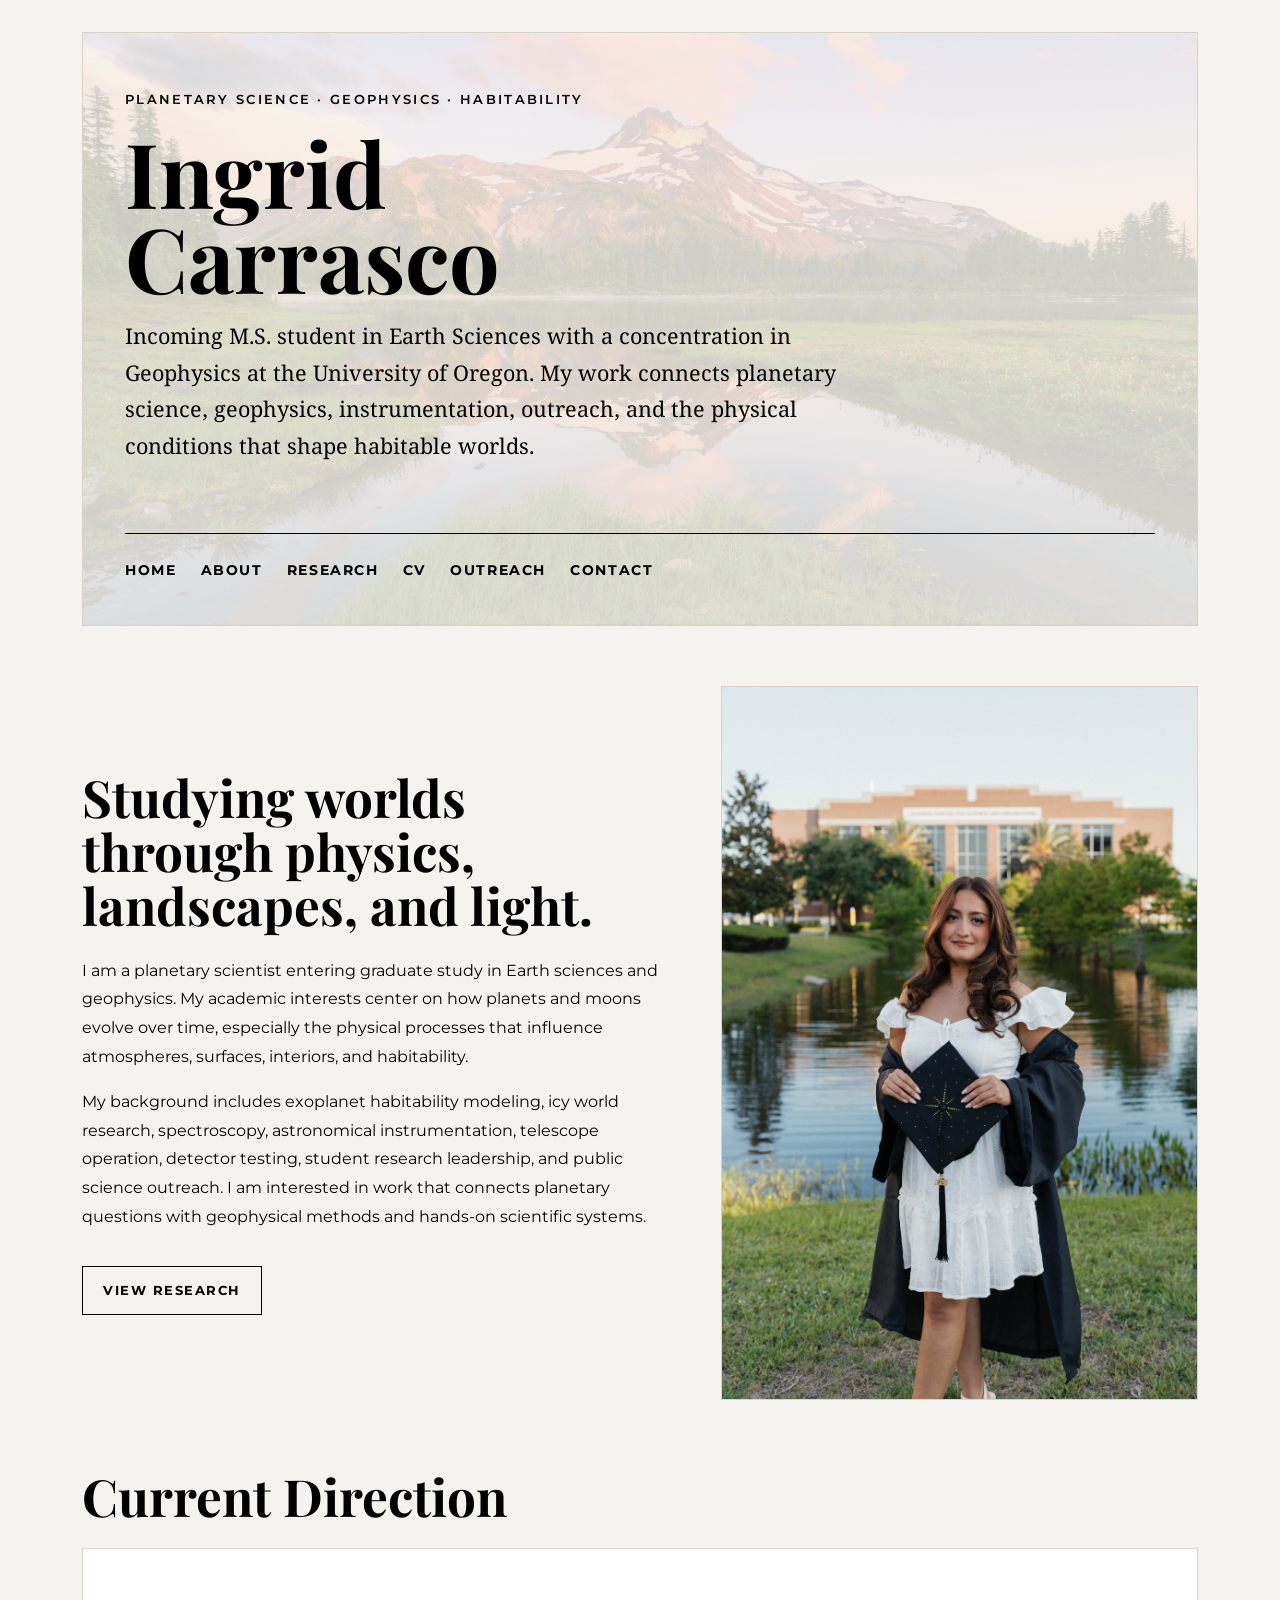
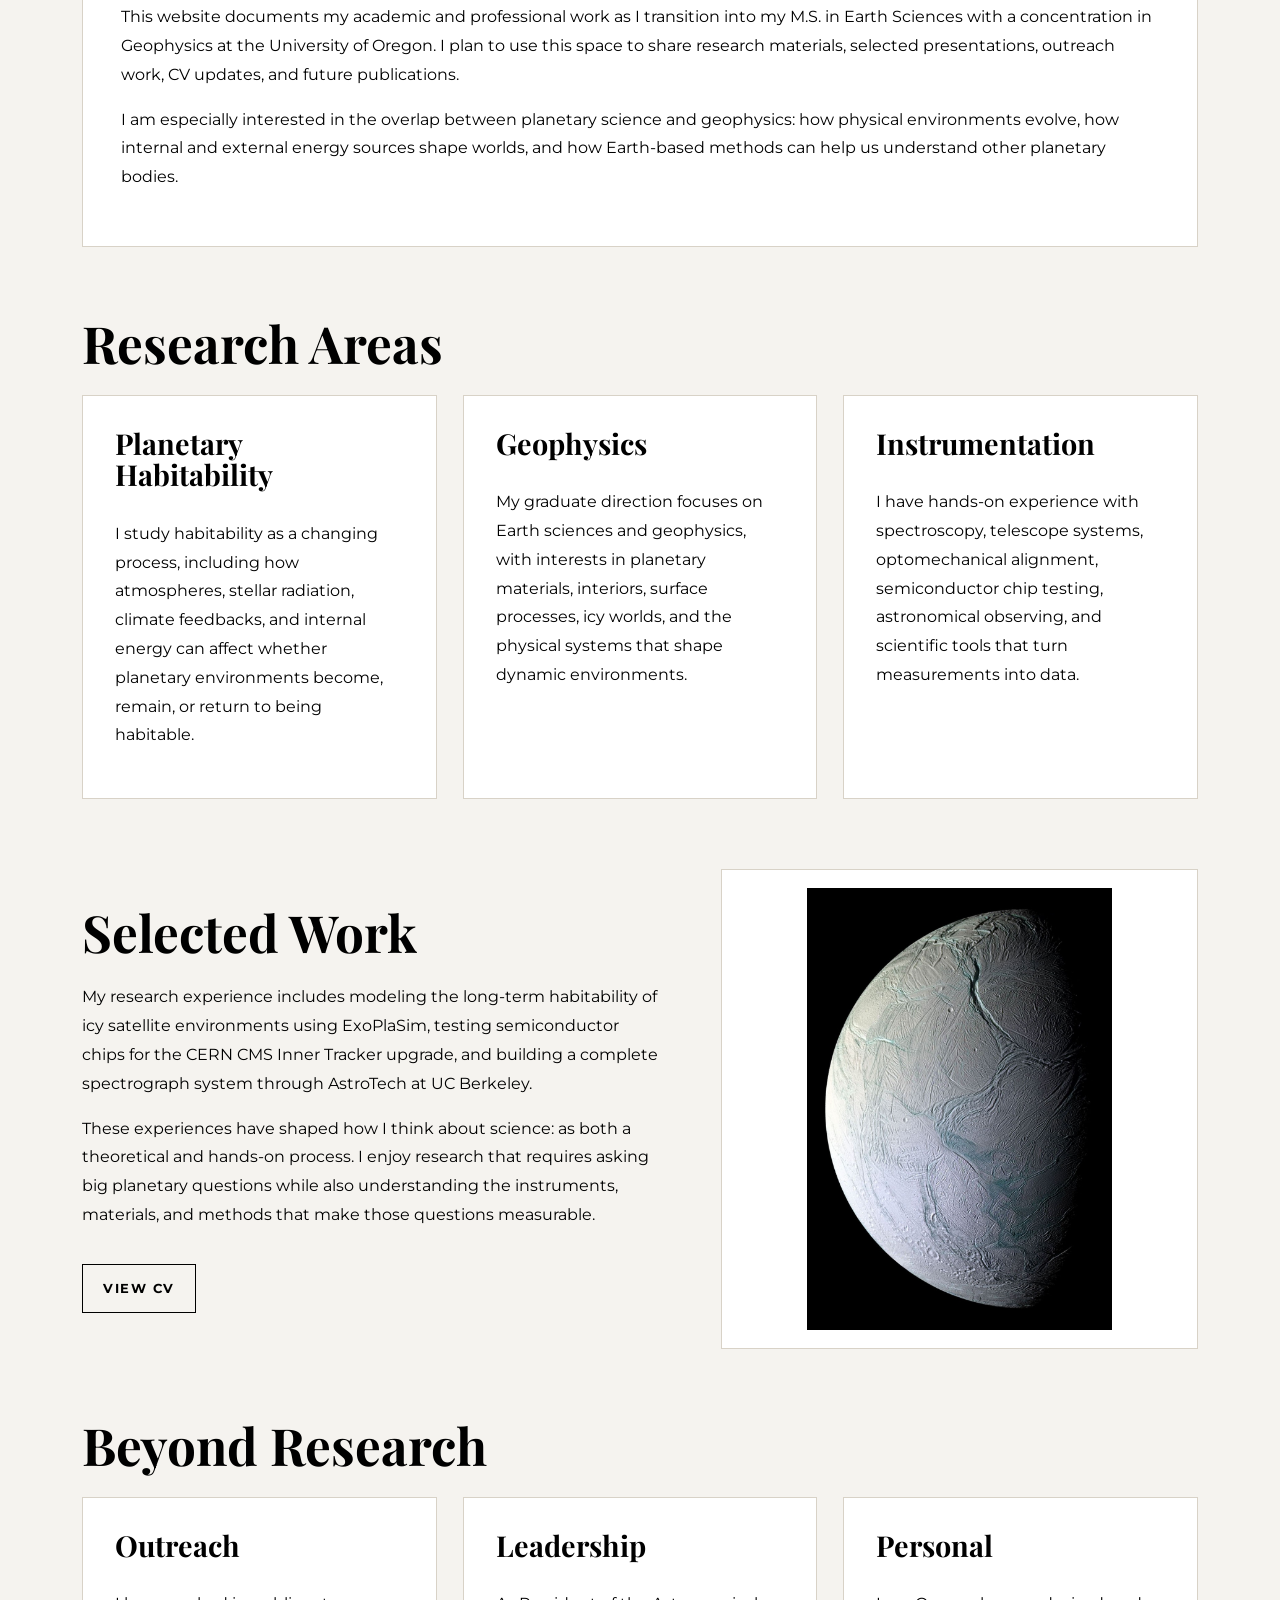
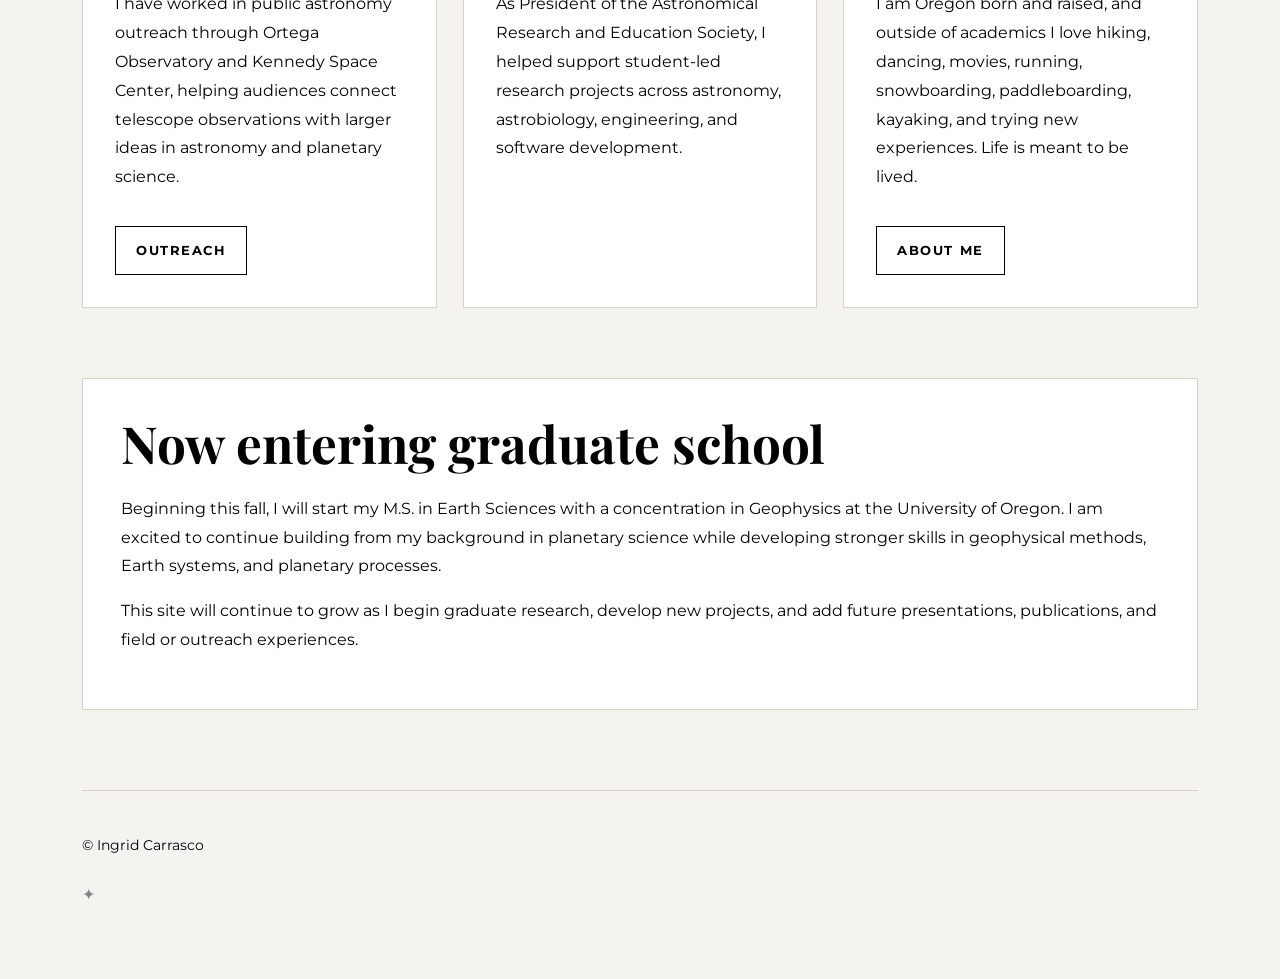
<file: index.html>
<!DOCTYPE html>
<html lang="en">
<head>
  <meta charset="UTF-8">
  <title>Ingrid Carrasco</title>
  <link rel="stylesheet" href="style.css">
</head>

<body>

  <div class="page-wrapper">

    <header class="site-header header-home">
      <div>
        <p class="header-small">Planetary Science · Geophysics · Habitability</p>
        <h1>Ingrid<br>Carrasco</h1>
        <p class="subtitle">
          Incoming M.S. student in Earth Sciences with a concentration in Geophysics
          at the University of Oregon. My work connects planetary science, geophysics,
          instrumentation, outreach, and the physical conditions that shape habitable worlds.
        </p>
      </div>

      <nav>
        <a href="index.html">Home</a>
        <a href="about.html">About</a>
        <a href="research.html">Research</a>
        <a href="cv.html">CV</a>
        <a href="outreach.html">Outreach</a>
        <a href="contact.html">Contact</a>
      </nav>
    </header>

    <main>

      <section class="two-column">
        <div>
          <h2 class="section-title">Studying worlds through physics, landscapes, and light.</h2>

          <p>
            I am a planetary scientist entering graduate study in Earth sciences and
            geophysics. My academic interests center on how planets and moons evolve over
            time, especially the physical processes that influence atmospheres, surfaces,
            interiors, and habitability.
          </p>

          <p>
            My background includes exoplanet habitability modeling, icy world research,
            spectroscopy, astronomical instrumentation, telescope operation, detector testing,
            student research leadership, and public science outreach. I am interested in work
            that connects planetary questions with geophysical methods and hands-on scientific
            systems.
          </p>

          <a class="button" href="research.html">View Research</a>
        </div>

        <img class="image-card" src="images/headshot.jpg" alt="Portrait of Ingrid Carrasco">
      </section>

      <section>
        <h2 class="section-title">Current Direction</h2>

        <div class="wide-card">
          <p>
            This website documents my academic and professional work as I transition into
            my M.S. in Earth Sciences with a concentration in Geophysics at the University
            of Oregon. I plan to use this space to share research materials, selected
            presentations, outreach work, CV updates, and future publications.
          </p>

          <p>
            I am especially interested in the overlap between planetary science and
            geophysics: how physical environments evolve, how internal and external energy
            sources shape worlds, and how Earth-based methods can help us understand other
            planetary bodies.
          </p>
        </div>
      </section>

      <section>
        <h2 class="section-title">Research Areas</h2>

        <div class="card-grid">

          <div class="card">
            <h3>Planetary Habitability</h3>
            <p>
              I study habitability as a changing process, including how atmospheres,
              stellar radiation, climate feedbacks, and internal energy can affect whether
              planetary environments become, remain, or return to being habitable.
            </p>
          </div>

          <div class="card">
            <h3>Geophysics</h3>
            <p>
              My graduate direction focuses on Earth sciences and geophysics, with interests
              in planetary materials, interiors, surface processes, icy worlds, and the
              physical systems that shape dynamic environments.
            </p>
          </div>

          <div class="card">
            <h3>Instrumentation</h3>
            <p>
              I have hands-on experience with spectroscopy, telescope systems, optomechanical
              alignment, semiconductor chip testing, astronomical observing, and scientific
              tools that turn measurements into data.
            </p>
          </div>

        </div>
      </section>

      <section class="two-column">
        <div>
          <h2 class="section-title">Selected Work</h2>

          <p>
            My research experience includes modeling the long-term habitability of icy
            satellite environments using ExoPlaSim, testing semiconductor chips for the CERN
            CMS Inner Tracker upgrade, and building a complete spectrograph system through
            AstroTech at UC Berkeley.
          </p>

          <p>
            These experiences have shaped how I think about science: as both a theoretical
            and hands-on process. I enjoy research that requires asking big planetary
            questions while also understanding the instruments, materials, and methods that
            make those questions measurable.
          </p>

          <a class="button" href="cv.html">View CV</a>
        </div>

        <img class="image-contain-card" src="images/enceladus.jpg" alt="Enceladus research image">
      </section>

      <section>
        <h2 class="section-title">Beyond Research</h2>

        <div class="card-grid">

          <div class="card">
            <h3>Outreach</h3>
            <p>
              I have worked in public astronomy outreach through Ortega Observatory and
              Kennedy Space Center, helping audiences connect telescope observations with
              larger ideas in astronomy and planetary science.
            </p>
            <a class="button" href="outreach.html">Outreach</a>
          </div>

          <div class="card">
            <h3>Leadership</h3>
            <p>
              As President of the Astronomical Research and Education Society, I helped
              support student-led research projects across astronomy, astrobiology,
              engineering, and software development.
            </p>
          </div>

          <div class="card">
            <h3>Personal</h3>
            <p>
              I am Oregon born and raised, and outside of academics I love hiking, dancing,
              movies, running, snowboarding, paddleboarding, kayaking, and trying new
              experiences. Life is meant to be lived.
            </p>
            <a class="button" href="about.html">About Me</a>
          </div>

        </div>
      </section>

      <section class="wide-card">
        <h2 class="section-title">Now entering graduate school</h2>

        <p>
          Beginning this fall, I will start my M.S. in Earth Sciences with a concentration
          in Geophysics at the University of Oregon. I am excited to continue building from
          my background in planetary science while developing stronger skills in geophysical
          methods, Earth systems, and planetary processes.
        </p>

        <p>
          This site will continue to grow as I begin graduate research, develop new projects,
          and add future presentations, publications, and field or outreach experiences.
        </p>
      </section>

    </main>

    <footer>
  <p>© Ingrid Carrasco</p>

  <button class="secret-star" onclick="revealSecretMessage()" aria-label="Reveal secret message">
    ✦
  </button>

  <p id="secret-message" class="secret-message">
    You found the tiny star. Who knows what else is out there???
  </p>
</footer>

<script>
  function revealSecretMessage() {
    const message = document.getElementById("secret-message");
    message.classList.toggle("show-secret");
  }
</script>

  </div>

</body>
</html>
</file>
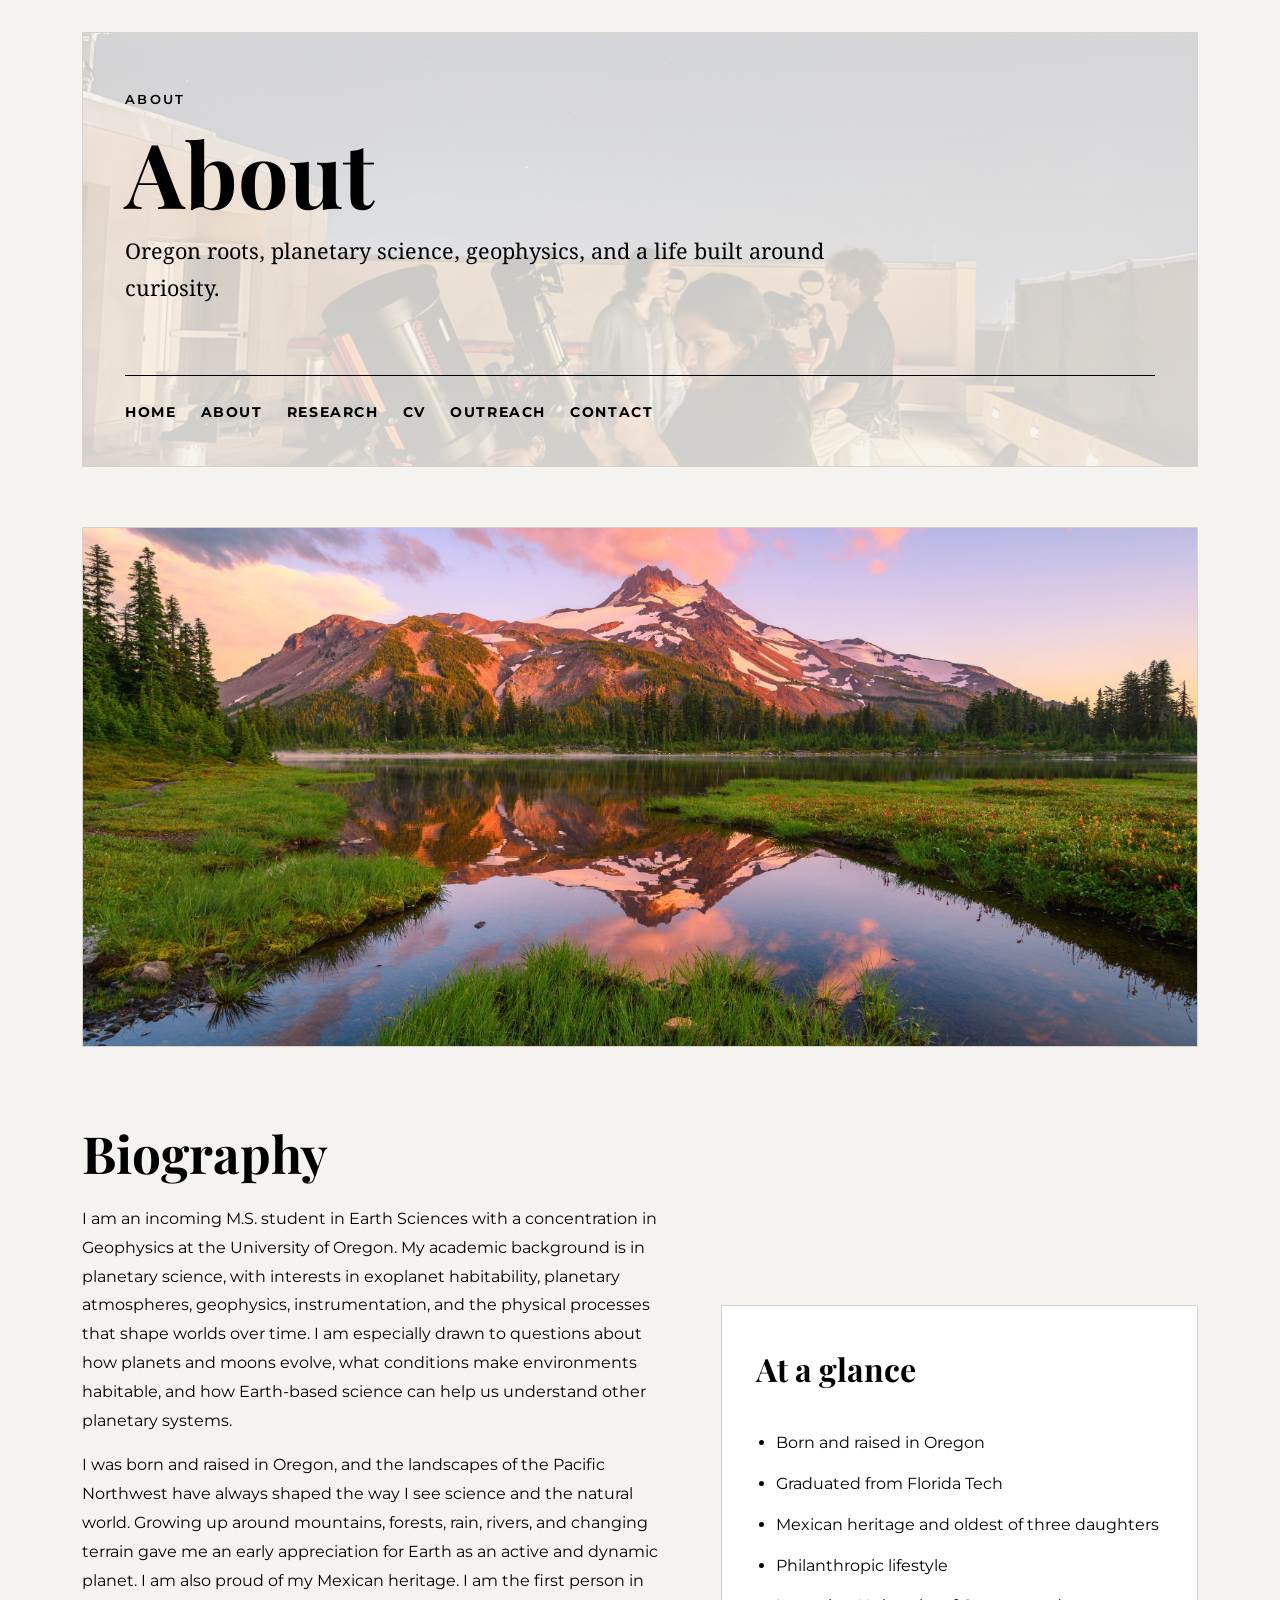
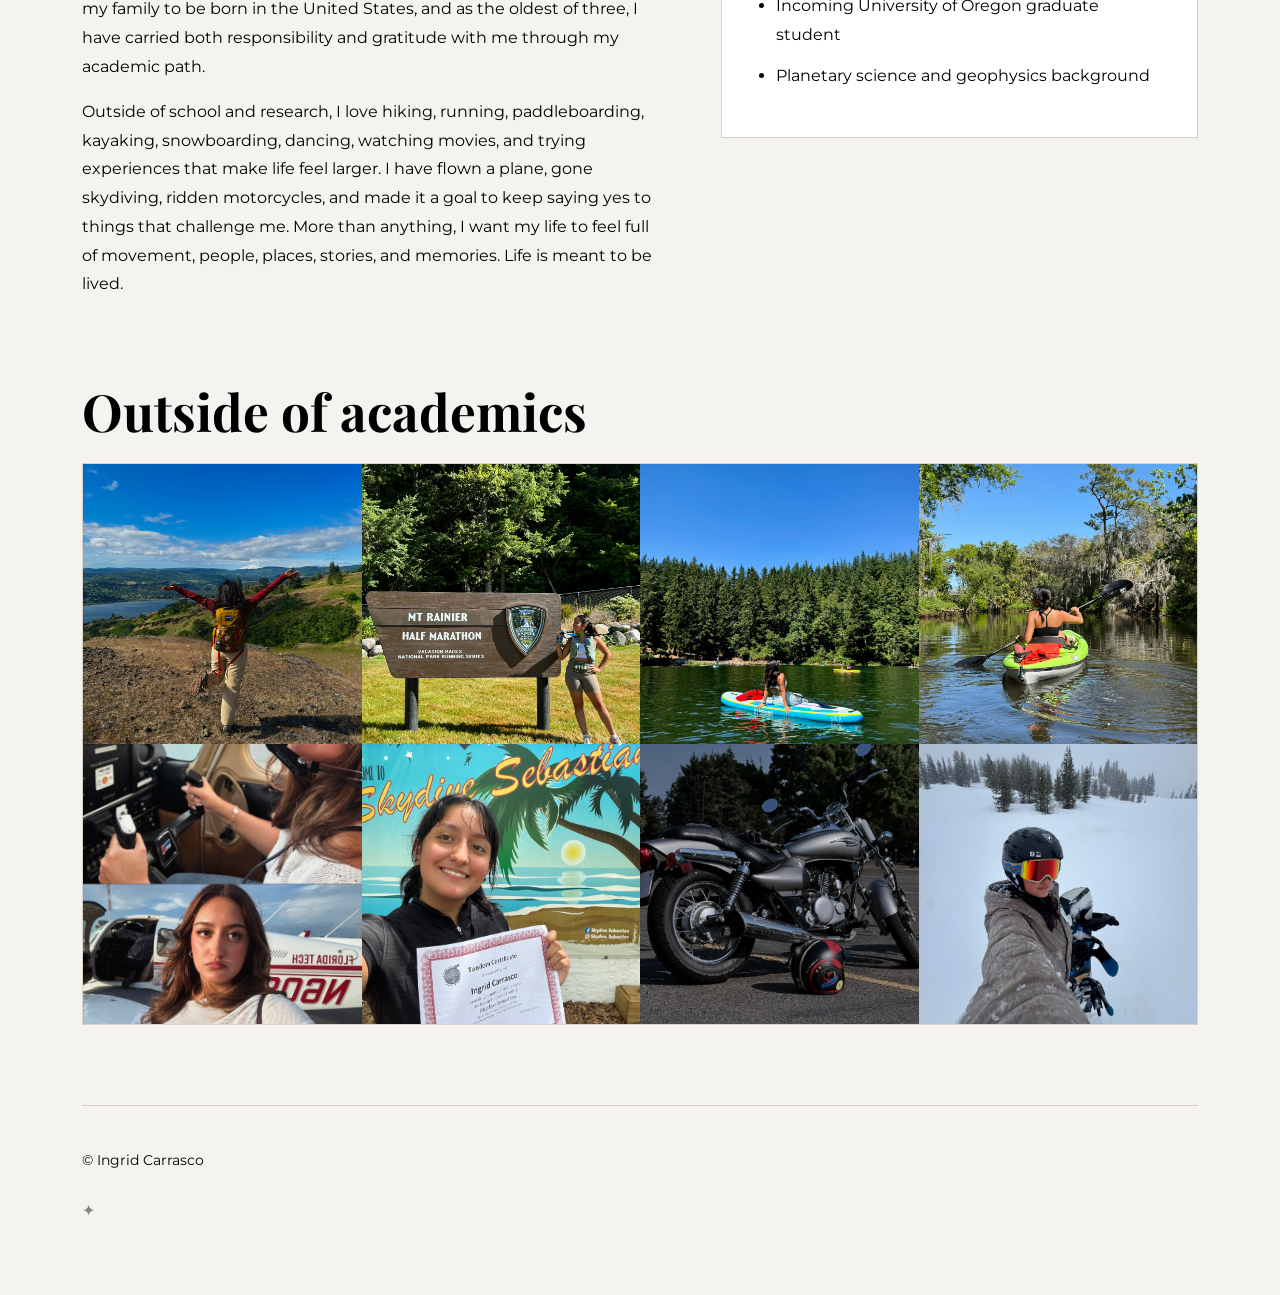
<file: about.html>
<!DOCTYPE html>
<html lang="en">
<head>
  <meta charset="UTF-8">
  <title>About | Ingrid Carrasco</title>
  <link rel="stylesheet" href="style.css">
</head>

<body>

  <div class="page-wrapper">

    <header class="site-header">
      <div>
        <p class="header-small">About</p>
        <h1>About</h1>
        <p class="subtitle">
          Oregon roots, planetary science, geophysics, and a life built around curiosity.
        </p>
      </div>

      <nav>
        <a href="index.html">Home</a>
        <a href="about.html">About</a>
        <a href="research.html">Research</a>
        <a href="cv.html">CV</a>
        <a href="outreach.html">Outreach</a>
        <a href="contact.html">Contact</a>
      </nav>
    </header>

    <main>

      <section>
        <img class="hero-image" src="images/mt-hood.jpg" alt="Mount Hood in Oregon">
      </section>

      <section class="two-column">
        <div>
          <h2 class="section-title">Biography</h2>

          <p>
            I am an incoming M.S. student in Earth Sciences with a concentration in
            Geophysics at the University of Oregon. My academic background is in planetary
            science, with interests in exoplanet habitability, planetary atmospheres,
            geophysics, instrumentation, and the physical processes that shape worlds over
            time. I am especially drawn to questions about how planets and moons evolve,
            what conditions make environments habitable, and how Earth-based science can
            help us understand other planetary systems.
          </p>

          <p>
            I was born and raised in Oregon, and the landscapes of the Pacific Northwest
            have always shaped the way I see science and the natural world. Growing up
            around mountains, forests, rain, rivers, and changing terrain gave me an early
            appreciation for Earth as an active and dynamic planet. I am also proud of my
            Mexican heritage. I am the first person in my family to be born in the United
            States, and as the oldest of three, I have carried both responsibility and
            gratitude with me through my academic path.
          </p>

          <p>
            Outside of school and research, I love hiking, running, paddleboarding,
            kayaking, snowboarding, dancing, watching movies, and trying experiences that
            make life feel larger. I have flown a plane, gone skydiving, ridden motorcycles,
            and made it a goal to keep saying yes to things that challenge me. More than
            anything, I want my life to feel full of movement, people, places, stories, and
            memories. Life is meant to be lived.
          </p>
        </div>

        <div class="about-note">
          <h3>At a glance</h3>
          <ul>
            <li>Born and raised in Oregon</li>
            <li>Graduated from Florida Tech</li>
            <li>Mexican heritage and oldest of three daughters</li>
            <li>Philanthropic lifestyle</li>
            <li>Incoming University of Oregon graduate student</li>
            <li>Planetary science and geophysics background</li>
          </ul>
        </div>
      </section>

      <section>
  <h2 class="section-title">Outside of academics</h2>

  <div class="activity-grid">

    <img src="images/hiking.jpg" alt="Hiking">
    <img src="images/running.jpg" alt="Running">
    <img src="images/paddleboarding.jpg" alt="Paddleboarding">
    <img src="images/kayaking.jpg" alt="Kayaking">
    <img src="images/plane.jpg" alt="Flying a plane">
    <img src="images/skydiving.jpg" alt="Skydiving">
    <img src="images/motorcycle.jpg" alt="Riding a motorcycle">
    <img src="images/snowboarding.jpg" alt="Snowboarding">

  </div>
</section>
    </main>

    <footer>
  <p>© Ingrid Carrasco</p>

  <button class="secret-star" onclick="revealSecretMessage()" aria-label="Reveal secret message">
    ✦
  </button>

  <p id="secret-message" class="secret-message">
    You found the tiny star. Who knows what else is out there???
  </p>
</footer>

<script>
  function revealSecretMessage() {
    const message = document.getElementById("secret-message");
    message.classList.toggle("show-secret");
  }
</script>

  </div>

</body>
</html>
</file>
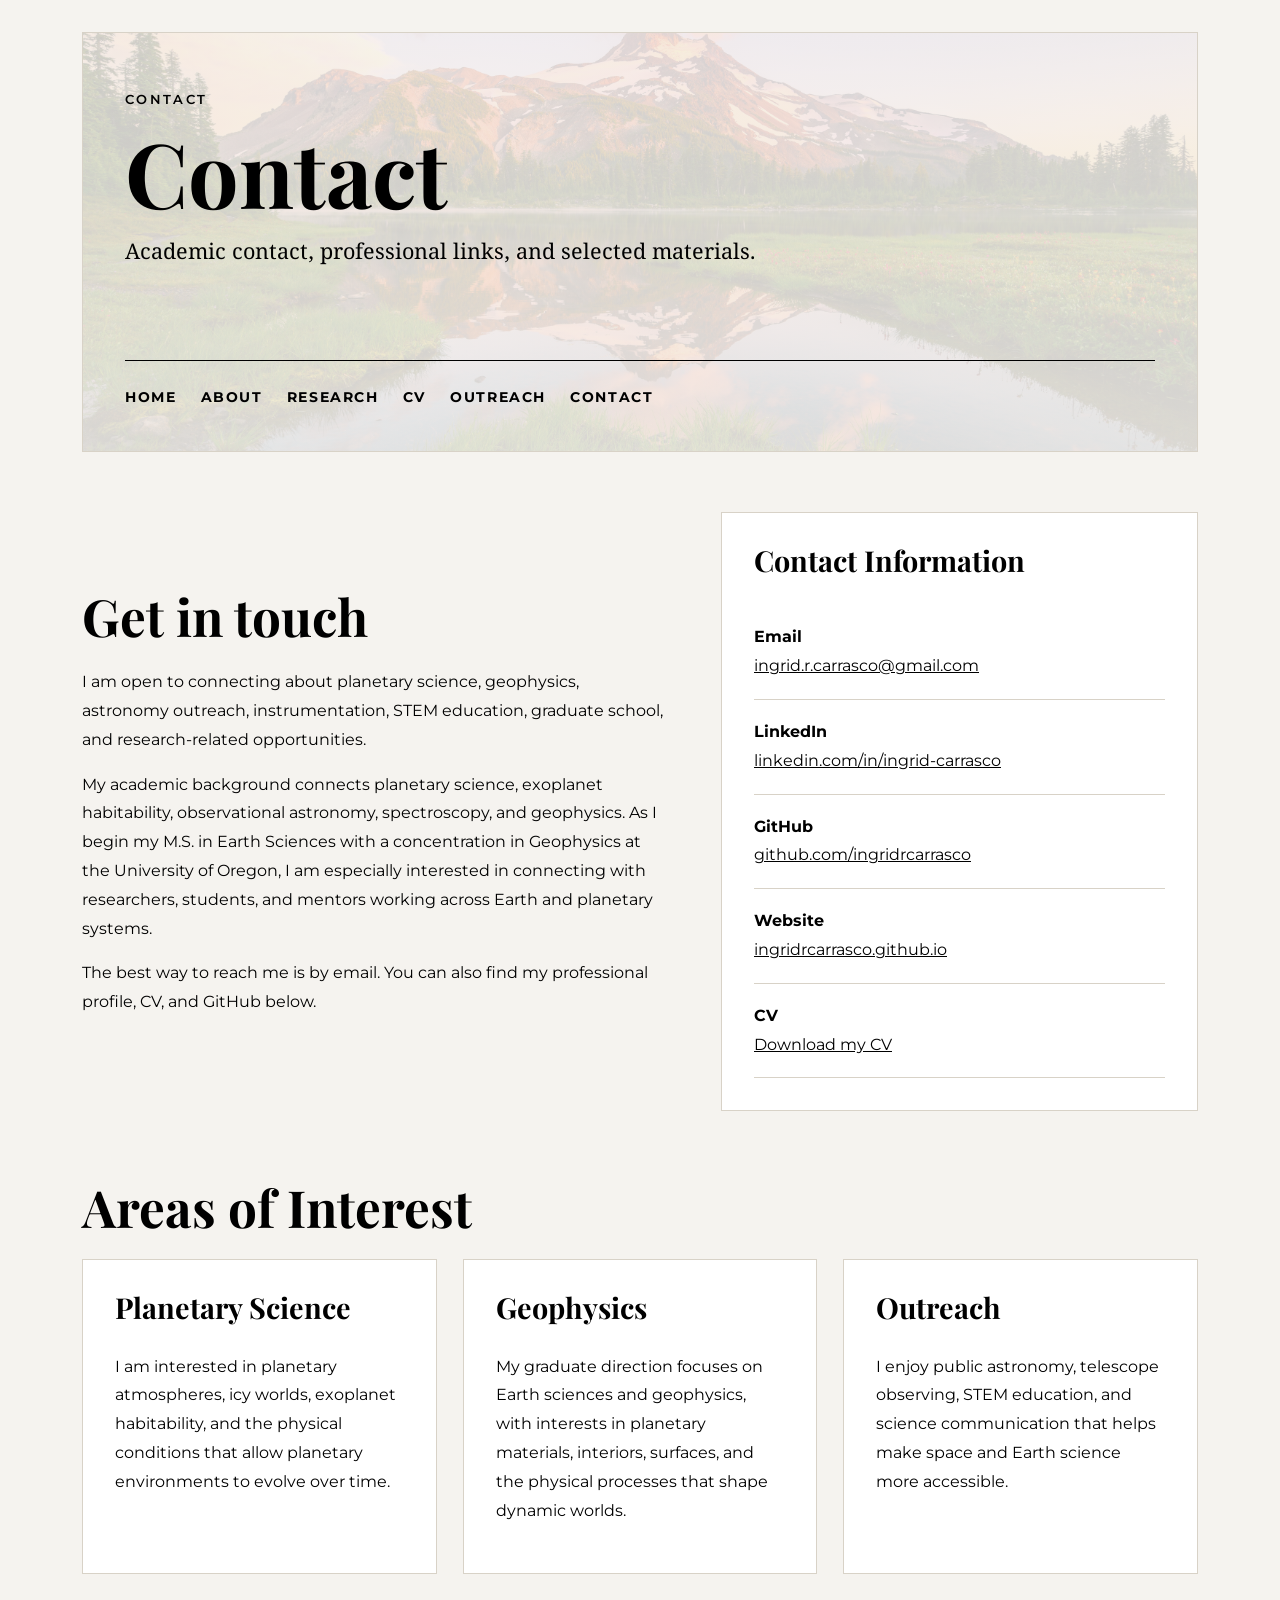
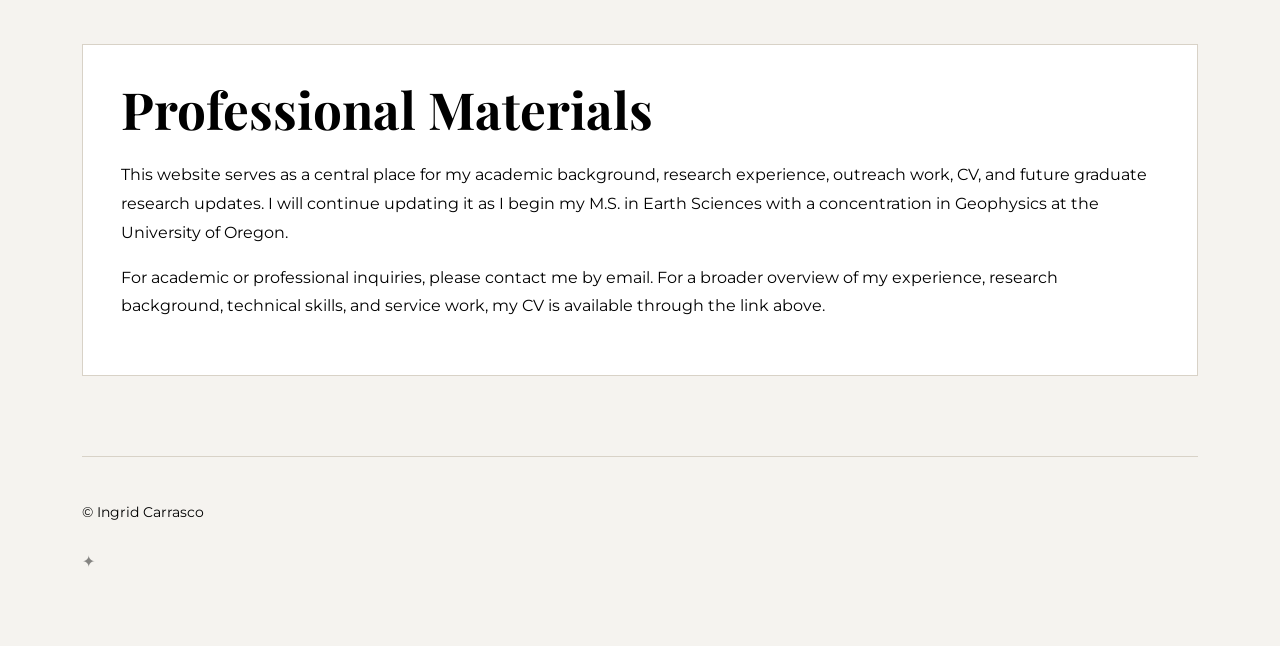
<file: contact.html>
<!DOCTYPE html>
<html lang="en">
<head>
  <meta charset="UTF-8">
  <title>Contact | Ingrid Carrasco</title>
  <link rel="stylesheet" href="style.css">
</head>

<body>

  <div class="page-wrapper">

    <header class="site-header header-contact">
      <div>
        <p class="header-small">Contact</p>
        <h1>Contact</h1>
        <p class="subtitle">
          Academic contact, professional links, and selected materials.
        </p>
      </div>

      <nav>
        <a href="index.html">Home</a>
        <a href="about.html">About</a>
        <a href="research.html">Research</a>
        <a href="cv.html">CV</a>
        <a href="outreach.html">Outreach</a>
        <a href="contact.html">Contact</a>
      </nav>
    </header>

    <main>

      <section class="two-column">
        <div>
          <h2 class="section-title">Get in touch</h2>

          <p>
            I am open to connecting about planetary science, geophysics, astronomy
            outreach, instrumentation, STEM education, graduate school, and research-related
            opportunities.
          </p>

          <p>
            My academic background connects planetary science, exoplanet habitability,
            observational astronomy, spectroscopy, and geophysics. As I begin my M.S. in
            Earth Sciences with a concentration in Geophysics at the University of Oregon,
            I am especially interested in connecting with researchers, students, and mentors
            working across Earth and planetary systems.
          </p>

          <p>
            The best way to reach me is by email. You can also find my professional profile,
            CV, and GitHub below.
          </p>
        </div>

        <div class="card">
          <h3>Contact Information</h3>

          <ul class="contact-list">
            <li>
              <strong>Email</strong><br>
              <a href="mailto:ingrid.r.carrasco@gmail.com">ingrid.r.carrasco@gmail.com</a>
            </li>

            <li>
              <strong>LinkedIn</strong><br>
              <a href="https://www.linkedin.com/in/ingrid-carrasco/" target="_blank">
                linkedin.com/in/ingrid-carrasco
              </a>
            </li>

            <li>
              <strong>GitHub</strong><br>
              <a href="https://github.com/ingridrcarrasco" target="_blank">
                github.com/ingridrcarrasco
              </a>
            </li>

            <li>
              <strong>Website</strong><br>
              <a href="https://ingridrcarrasco.github.io/" target="_blank">
                ingridrcarrasco.github.io
              </a>
            </li>

            <li>
              <strong>CV</strong><br>
              <a href="CV_Ingrid_Carrasco.pdf" target="_blank">
                Download my CV
              </a>
            </li>
          </ul>
        </div>
      </section>

      <section>
        <h2 class="section-title">Areas of Interest</h2>

        <div class="card-grid">

          <div class="card">
            <h3>Planetary Science</h3>
            <p>
              I am interested in planetary atmospheres, icy worlds, exoplanet habitability,
              and the physical conditions that allow planetary environments to evolve over
              time.
            </p>
          </div>

          <div class="card">
            <h3>Geophysics</h3>
            <p>
              My graduate direction focuses on Earth sciences and geophysics, with interests
              in planetary materials, interiors, surfaces, and the physical processes that
              shape dynamic worlds.
            </p>
          </div>

          <div class="card">
            <h3>Outreach</h3>
            <p>
              I enjoy public astronomy, telescope observing, STEM education, and science
              communication that helps make space and Earth science more accessible.
            </p>
          </div>

        </div>
      </section>

      <section class="wide-card">
        <h2 class="section-title">Professional Materials</h2>

        <p>
          This website serves as a central place for my academic background, research
          experience, outreach work, CV, and future graduate research updates. I will continue
          updating it as I begin my M.S. in Earth Sciences with a concentration in Geophysics
          at the University of Oregon.
        </p>

        <p>
          For academic or professional inquiries, please contact me by email. For a broader
          overview of my experience, research background, technical skills, and service work,
          my CV is available through the link above.
        </p>
      </section>

    </main>

    <footer>
  <p>© Ingrid Carrasco</p>

  <button class="secret-star" onclick="revealSecretMessage()" aria-label="Reveal secret message">
    ✦
  </button>

  <p id="secret-message" class="secret-message">
    You found the tiny star. Who knows what else is out there???
  </p>
</footer>

<script>
  function revealSecretMessage() {
    const message = document.getElementById("secret-message");
    message.classList.toggle("show-secret");
  }
</script>

  </div>

</body>
</html>
</file>
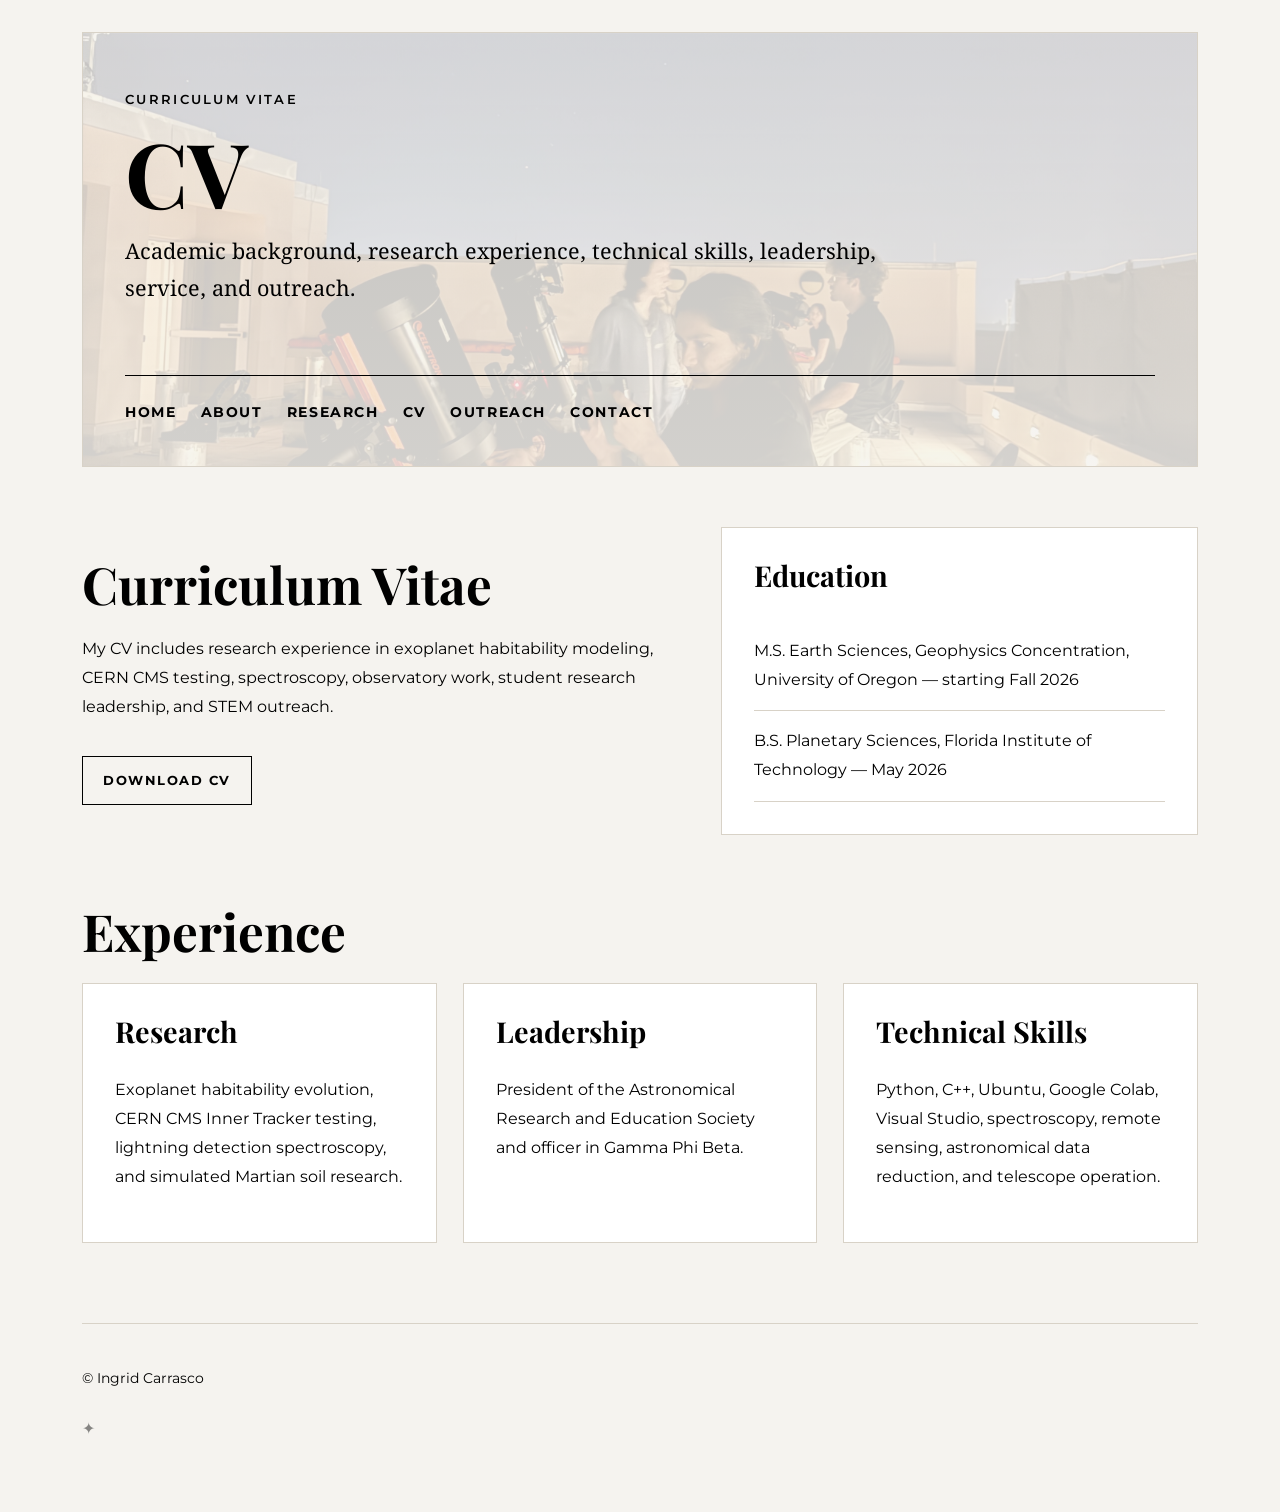
<file: cv.html>
<!DOCTYPE html>
<html lang="en">
<head>
  <meta charset="UTF-8">
  <title>CV | Ingrid Carrasco</title>
  <link rel="stylesheet" href="style.css">
</head>

<body>

  <div class="page-wrapper">

    <header class="site-header">
      <div>
        <p class="header-small">Curriculum Vitae</p>
        <h1>CV</h1>
        <p class="subtitle">
          Academic background, research experience, technical skills, leadership,
          service, and outreach.
        </p>
      </div>

      <nav>
        <a href="index.html">Home</a>
        <a href="about.html">About</a>
        <a href="research.html">Research</a>
        <a href="cv.html">CV</a>
        <a href="outreach.html">Outreach</a>
        <a href="contact.html">Contact</a>
      </nav>
    </header>

    <main>

      <section class="two-column">
        <div>
          <h2 class="section-title">Curriculum Vitae</h2>
          <p>
            My CV includes research experience in exoplanet habitability modeling,
            CERN CMS testing, spectroscopy, observatory work, student research leadership,
            and STEM outreach.
          </p>

          <a class="button" href="CV_Ingrid_Carrasco.pdf">Download CV</a>
        </div>

        <div class="card">
          <h3>Education</h3>
          <ul class="feature-list">
            <li>M.S. Earth Sciences, Geophysics Concentration, University of Oregon — starting Fall 2026</li>
            <li>B.S. Planetary Sciences, Florida Institute of Technology — May 2026</li>
          </ul>
        </div>
      </section>

      <section>
        <h2 class="section-title">Experience</h2>

        <div class="card-grid">
          <div class="card">
            <h3>Research</h3>
            <p>
              Exoplanet habitability evolution, CERN CMS Inner Tracker testing,
              lightning detection spectroscopy, and simulated Martian soil research.
            </p>
          </div>

          <div class="card">
            <h3>Leadership</h3>
            <p>
              President of the Astronomical Research and Education Society and
              officer in Gamma Phi Beta.
            </p>
          </div>

          <div class="card">
            <h3>Technical Skills</h3>
            <p>
              Python, C++, Ubuntu, Google Colab, Visual Studio, spectroscopy,
              remote sensing, astronomical data reduction, and telescope operation.
            </p>
          </div>
        </div>
      </section>

    </main>

    <footer>
  <p>© Ingrid Carrasco</p>

  <button class="secret-star" onclick="revealSecretMessage()" aria-label="Reveal secret message">
    ✦
  </button>

  <p id="secret-message" class="secret-message">
    You found the tiny star. Who knows what else is out there???
  </p>
</footer>

<script>
  function revealSecretMessage() {
    const message = document.getElementById("secret-message");
    message.classList.toggle("show-secret");
  }
</script>

  </div>

</body>
</html>
</file>
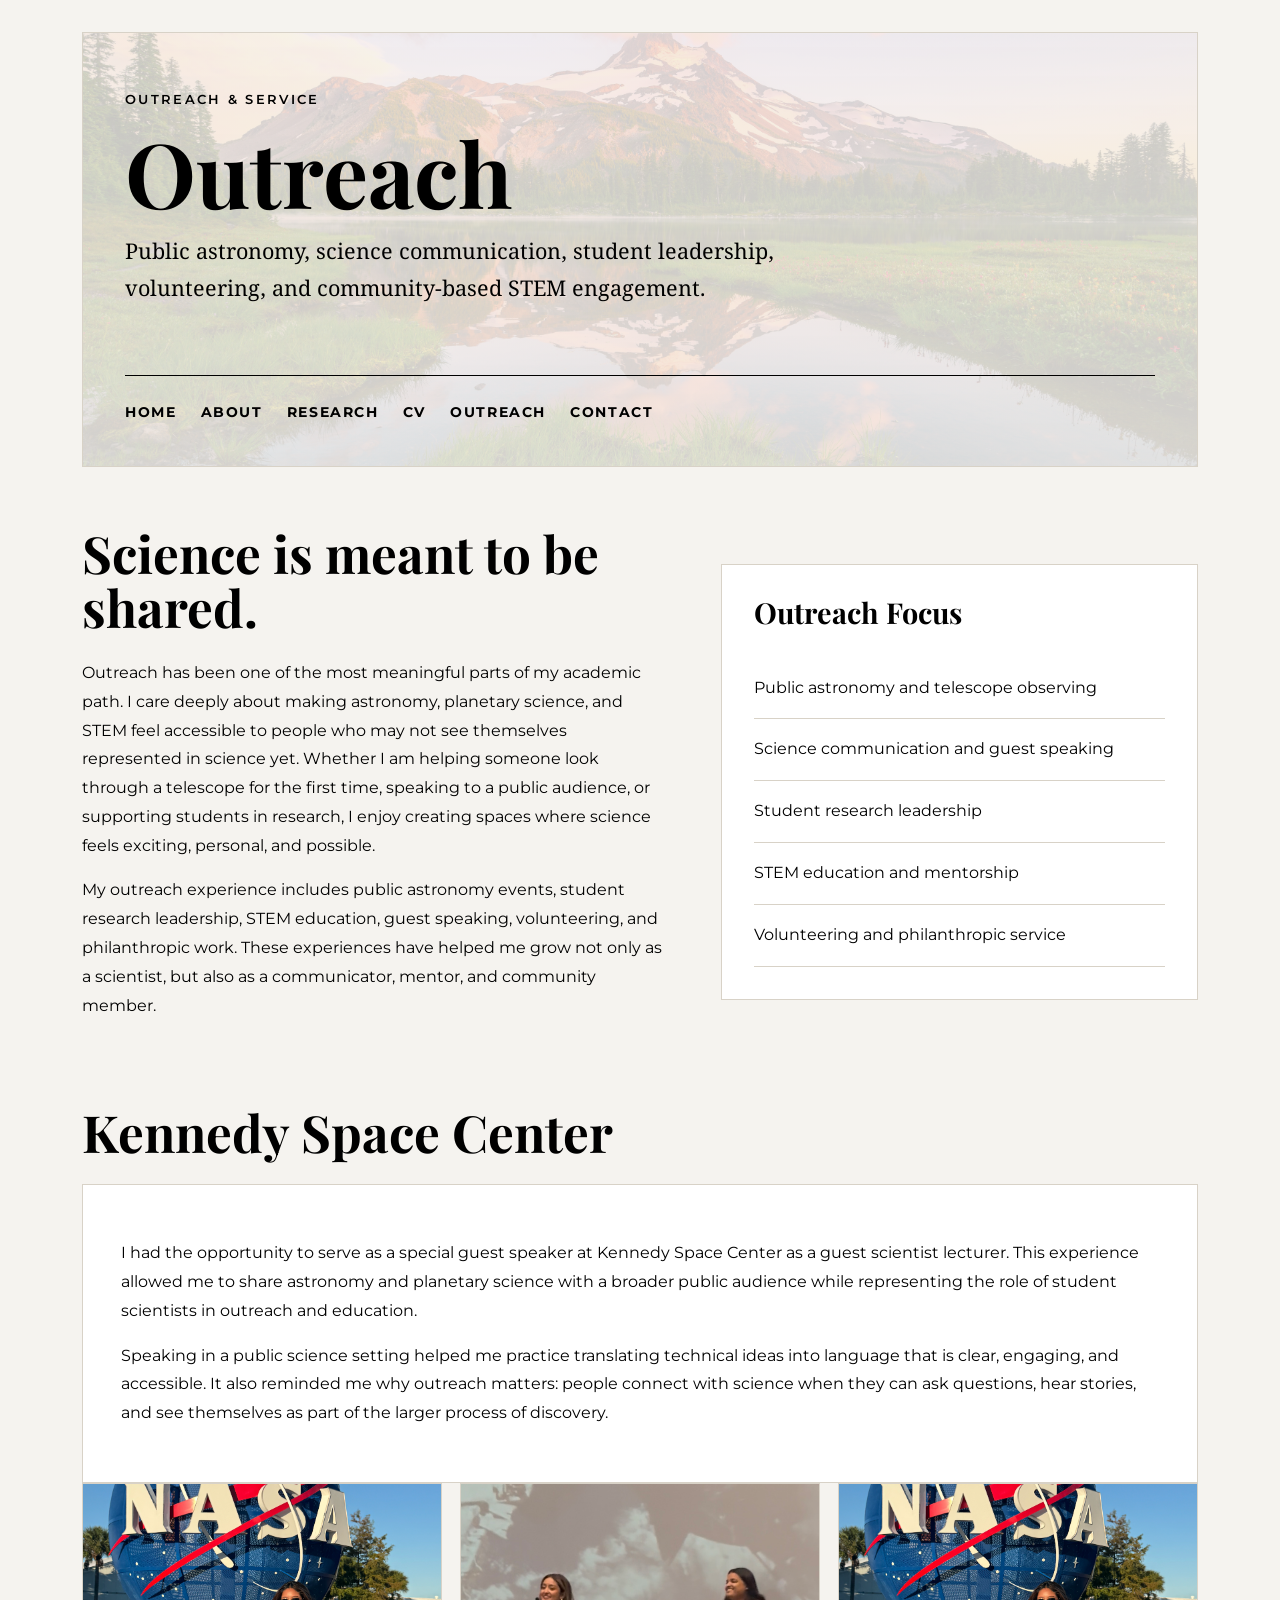
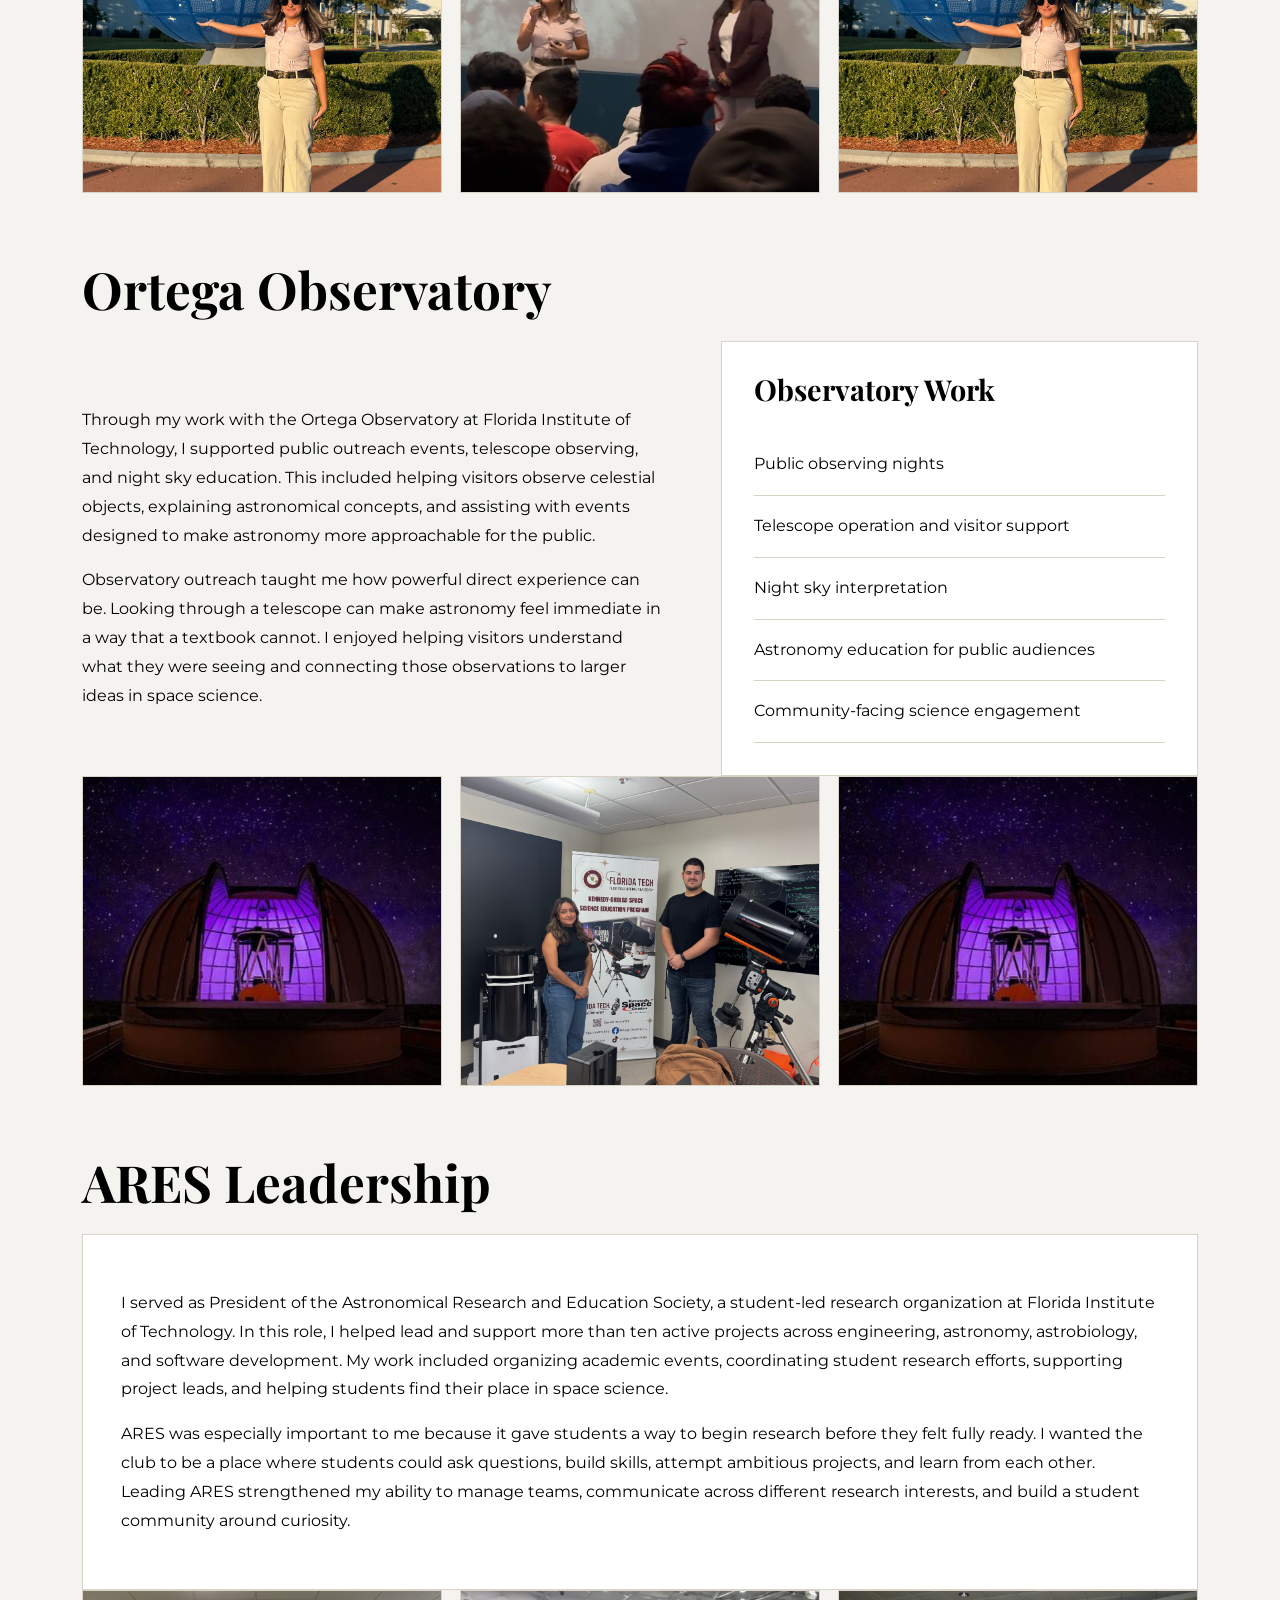
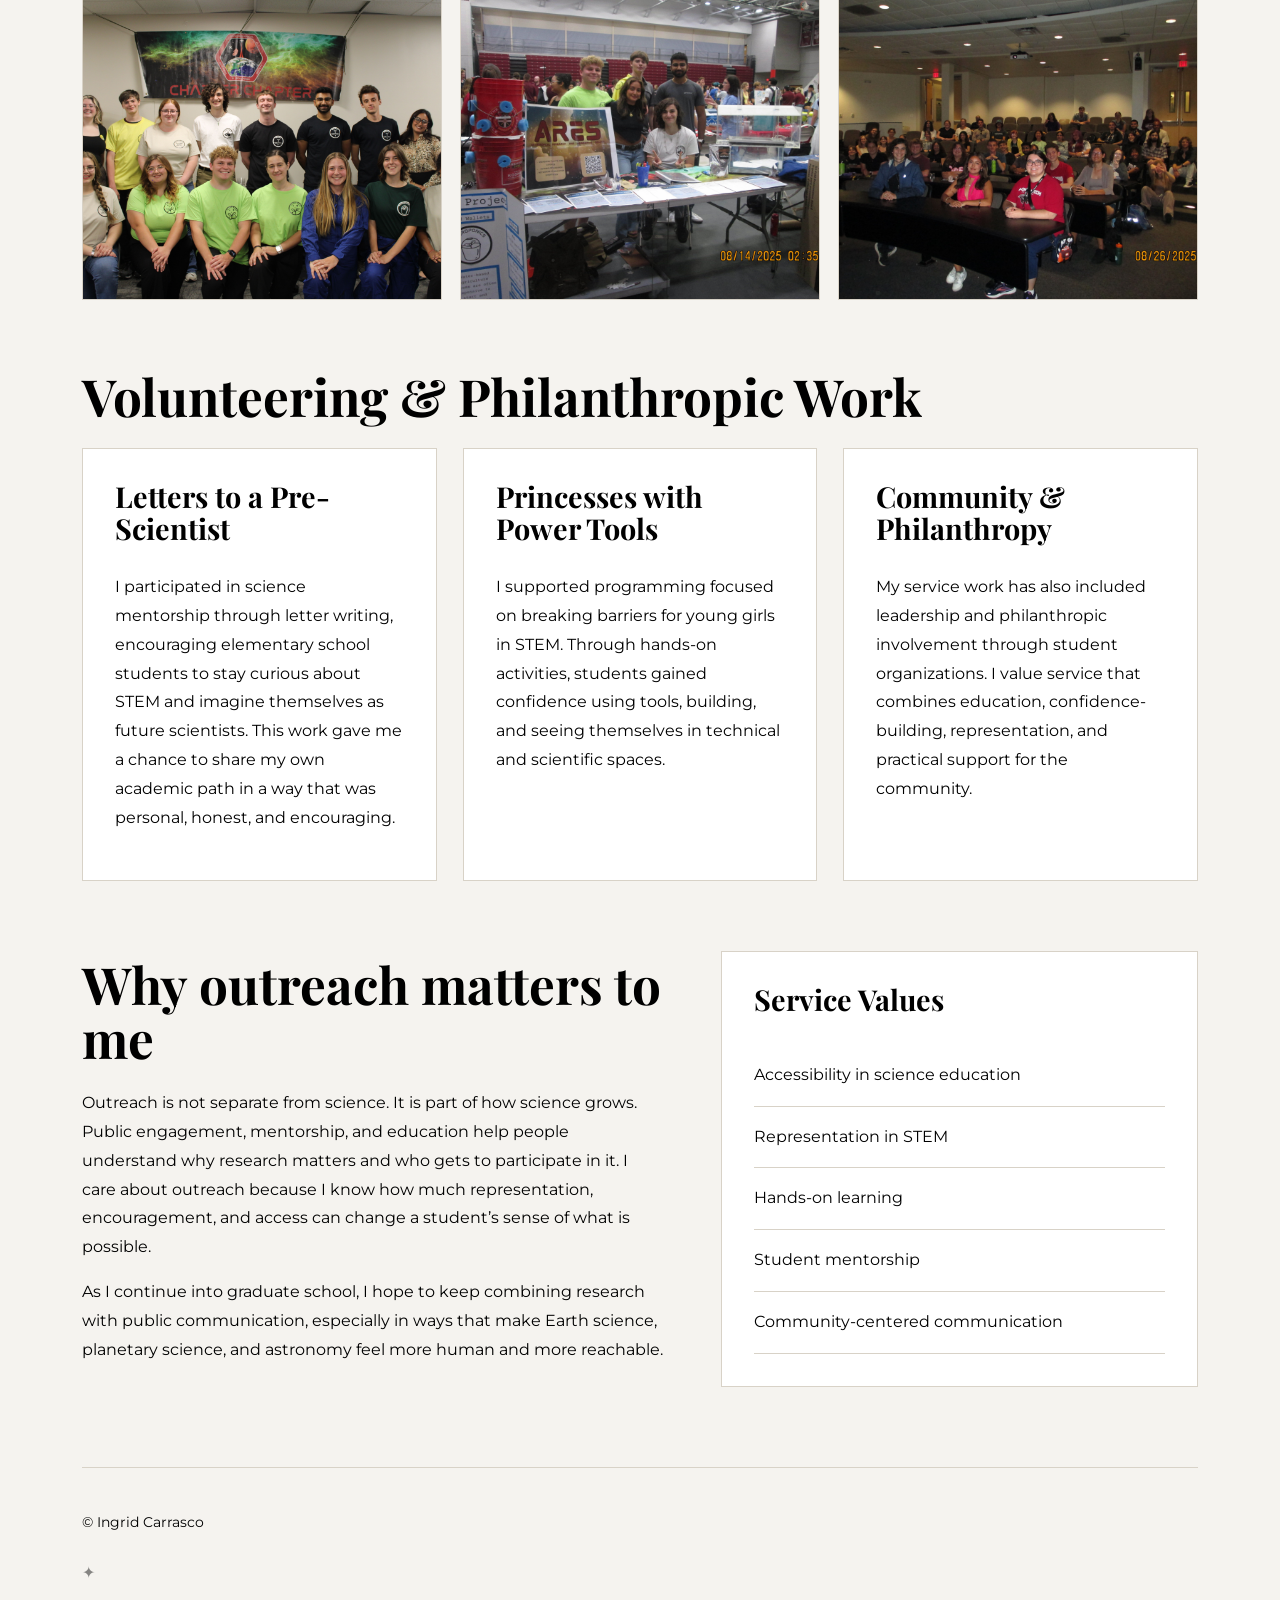
<file: outreach.html>
<!DOCTYPE html>
<html lang="en">
<head>
  <meta charset="UTF-8">
  <title>Outreach | Ingrid Carrasco</title>
  <link rel="stylesheet" href="style.css">
</head>

<body>

  <div class="page-wrapper">

    <header class="site-header header-outreach">
      <div>
        <p class="header-small">Outreach & Service</p>
        <h1>Outreach</h1>
        <p class="subtitle">
          Public astronomy, science communication, student leadership, volunteering,
          and community-based STEM engagement.
        </p>
      </div>

      <nav>
        <a href="index.html">Home</a>
        <a href="about.html">About</a>
        <a href="research.html">Research</a>
        <a href="cv.html">CV</a>
        <a href="outreach.html">Outreach</a>
        <a href="contact.html">Contact</a>
      </nav>
    </header>

    <main>

      <section class="two-column">
        <div>
          <h2 class="section-title">Science is meant to be shared.</h2>

          <p>
            Outreach has been one of the most meaningful parts of my academic path.
            I care deeply about making astronomy, planetary science, and STEM feel
            accessible to people who may not see themselves represented in science yet.
            Whether I am helping someone look through a telescope for the first time,
            speaking to a public audience, or supporting students in research, I enjoy
            creating spaces where science feels exciting, personal, and possible.
          </p>

          <p>
            My outreach experience includes public astronomy events, student research
            leadership, STEM education, guest speaking, volunteering, and philanthropic
            work. These experiences have helped me grow not only as a scientist, but also
            as a communicator, mentor, and community member.
          </p>
        </div>

        <div class="card">
          <h3>Outreach Focus</h3>
          <ul class="feature-list">
            <li>Public astronomy and telescope observing</li>
            <li>Science communication and guest speaking</li>
            <li>Student research leadership</li>
            <li>STEM education and mentorship</li>
            <li>Volunteering and philanthropic service</li>
          </ul>
        </div>
      </section>

      <section>
        <h2 class="section-title">Kennedy Space Center</h2>

        <div class="wide-card">
          <p>
            I had the opportunity to serve as a special guest speaker at Kennedy Space
            Center as a guest scientist lecturer. This experience allowed me to share
            astronomy and planetary science with a broader public audience while representing
            the role of student scientists in outreach and education.
          </p>

          <p>
            Speaking in a public science setting helped me practice translating technical
            ideas into language that is clear, engaging, and accessible. It also reminded me
            why outreach matters: people connect with science when they can ask questions,
            hear stories, and see themselves as part of the larger process of discovery.
          </p>
        </div>

        <div class="split-gallery">
          <img src="images/ksc-1.jpg" alt="Kennedy Space Center guest scientist lecture">
          <img src="images/ksc-2.jpg" alt="Kennedy Space Center outreach talk">
          <img src="images/ksc-1.jpg" alt="Kennedy Space Center science communication">
        </div>
      </section>

      <section>
        <h2 class="section-title">Ortega Observatory</h2>

        <div class="two-column">
          <div>
            <p>
              Through my work with the Ortega Observatory at Florida Institute of Technology,
              I supported public outreach events, telescope observing, and night sky education.
              This included helping visitors observe celestial objects, explaining astronomical
              concepts, and assisting with events designed to make astronomy more approachable
              for the public.
            </p>

            <p>
              Observatory outreach taught me how powerful direct experience can be. Looking
              through a telescope can make astronomy feel immediate in a way that a textbook
              cannot. I enjoyed helping visitors understand what they were seeing and connecting
              those observations to larger ideas in space science.
            </p>
          </div>

          <div class="card">
            <h3>Observatory Work</h3>
            <ul class="feature-list">
              <li>Public observing nights</li>
              <li>Telescope operation and visitor support</li>
              <li>Night sky interpretation</li>
              <li>Astronomy education for public audiences</li>
              <li>Community-facing science engagement</li>
            </ul>
          </div>
        </div>

        <div class="split-gallery">
          <img src="images/ortega-1.jpg" alt="Ortega Observatory public outreach event">
          <img src="images/ortega-2.jpg" alt="Ortega Observatory telescope observing">
          <img src="images/ortega-1.jpg" alt="Astronomy outreach at Ortega Observatory">
        </div>
      </section>

      <section>
        <h2 class="section-title">ARES Leadership</h2>

        <div class="wide-card">
          <p>
            I served as President of the Astronomical Research and Education Society, a
            student-led research organization at Florida Institute of Technology. In this role,
            I helped lead and support more than ten active projects across engineering,
            astronomy, astrobiology, and software development. My work included organizing
            academic events, coordinating student research efforts, supporting project leads,
            and helping students find their place in space science.
          </p>

          <p>
            ARES was especially important to me because it gave students a way to begin
            research before they felt fully ready. I wanted the club to be a place where
            students could ask questions, build skills, attempt ambitious projects, and learn
            from each other. Leading ARES strengthened my ability to manage teams, communicate
            across different research interests, and build a student community around curiosity.
          </p>
        </div>

        <div class="split-gallery">
          <img src="images/ares-1.jpg" alt="ARES student research group">
          <img src="images/ares-2.jpg" alt="ARES club leadership or research project">
          <img src="images/ares-3.jpg" alt="ARES student outreach or research event">
        </div>
      </section>

      <section>
        <h2 class="section-title">Volunteering & Philanthropic Work</h2>

        <div class="card-grid">

          <div class="card">
            <h3>Letters to a Pre-Scientist</h3>
            <p>
              I participated in science mentorship through letter writing, encouraging
              elementary school students to stay curious about STEM and imagine themselves
              as future scientists. This work gave me a chance to share my own academic
              path in a way that was personal, honest, and encouraging.
            </p>
          </div>

          <div class="card">
            <h3>Princesses with Power Tools</h3>
            <p>
              I supported programming focused on breaking barriers for young girls in STEM.
              Through hands-on activities, students gained confidence using tools, building,
              and seeing themselves in technical and scientific spaces.
            </p>
          </div>

          <div class="card">
            <h3>Community & Philanthropy</h3>
            <p>
              My service work has also included leadership and philanthropic involvement
              through student organizations. I value service that combines education,
              confidence-building, representation, and practical support for the community.
            </p>
          </div>

        </div>
      </section>

      <section class="two-column">
        <div>
          <h2 class="section-title">Why outreach matters to me</h2>

          <p>
            Outreach is not separate from science. It is part of how science grows. Public
            engagement, mentorship, and education help people understand why research matters
            and who gets to participate in it. I care about outreach because I know how much
            representation, encouragement, and access can change a student’s sense of what is
            possible.
          </p>

          <p>
            As I continue into graduate school, I hope to keep combining research with public
            communication, especially in ways that make Earth science, planetary science, and
            astronomy feel more human and more reachable.
          </p>
        </div>

        <div class="card">
          <h3>Service Values</h3>
          <ul class="feature-list">
            <li>Accessibility in science education</li>
            <li>Representation in STEM</li>
            <li>Hands-on learning</li>
            <li>Student mentorship</li>
            <li>Community-centered communication</li>
          </ul>
        </div>
      </section>

    </main>

    <footer>
  <p>© Ingrid Carrasco</p>

  <button class="secret-star" onclick="revealSecretMessage()" aria-label="Reveal secret message">
    ✦
  </button>

  <p id="secret-message" class="secret-message">
    You found the tiny star. Who knows what else is out there???
  </p>
</footer>

<script>
  function revealSecretMessage() {
    const message = document.getElementById("secret-message");
    message.classList.toggle("show-secret");
  }
</script>

  </div>

</body>
</html>
</file>
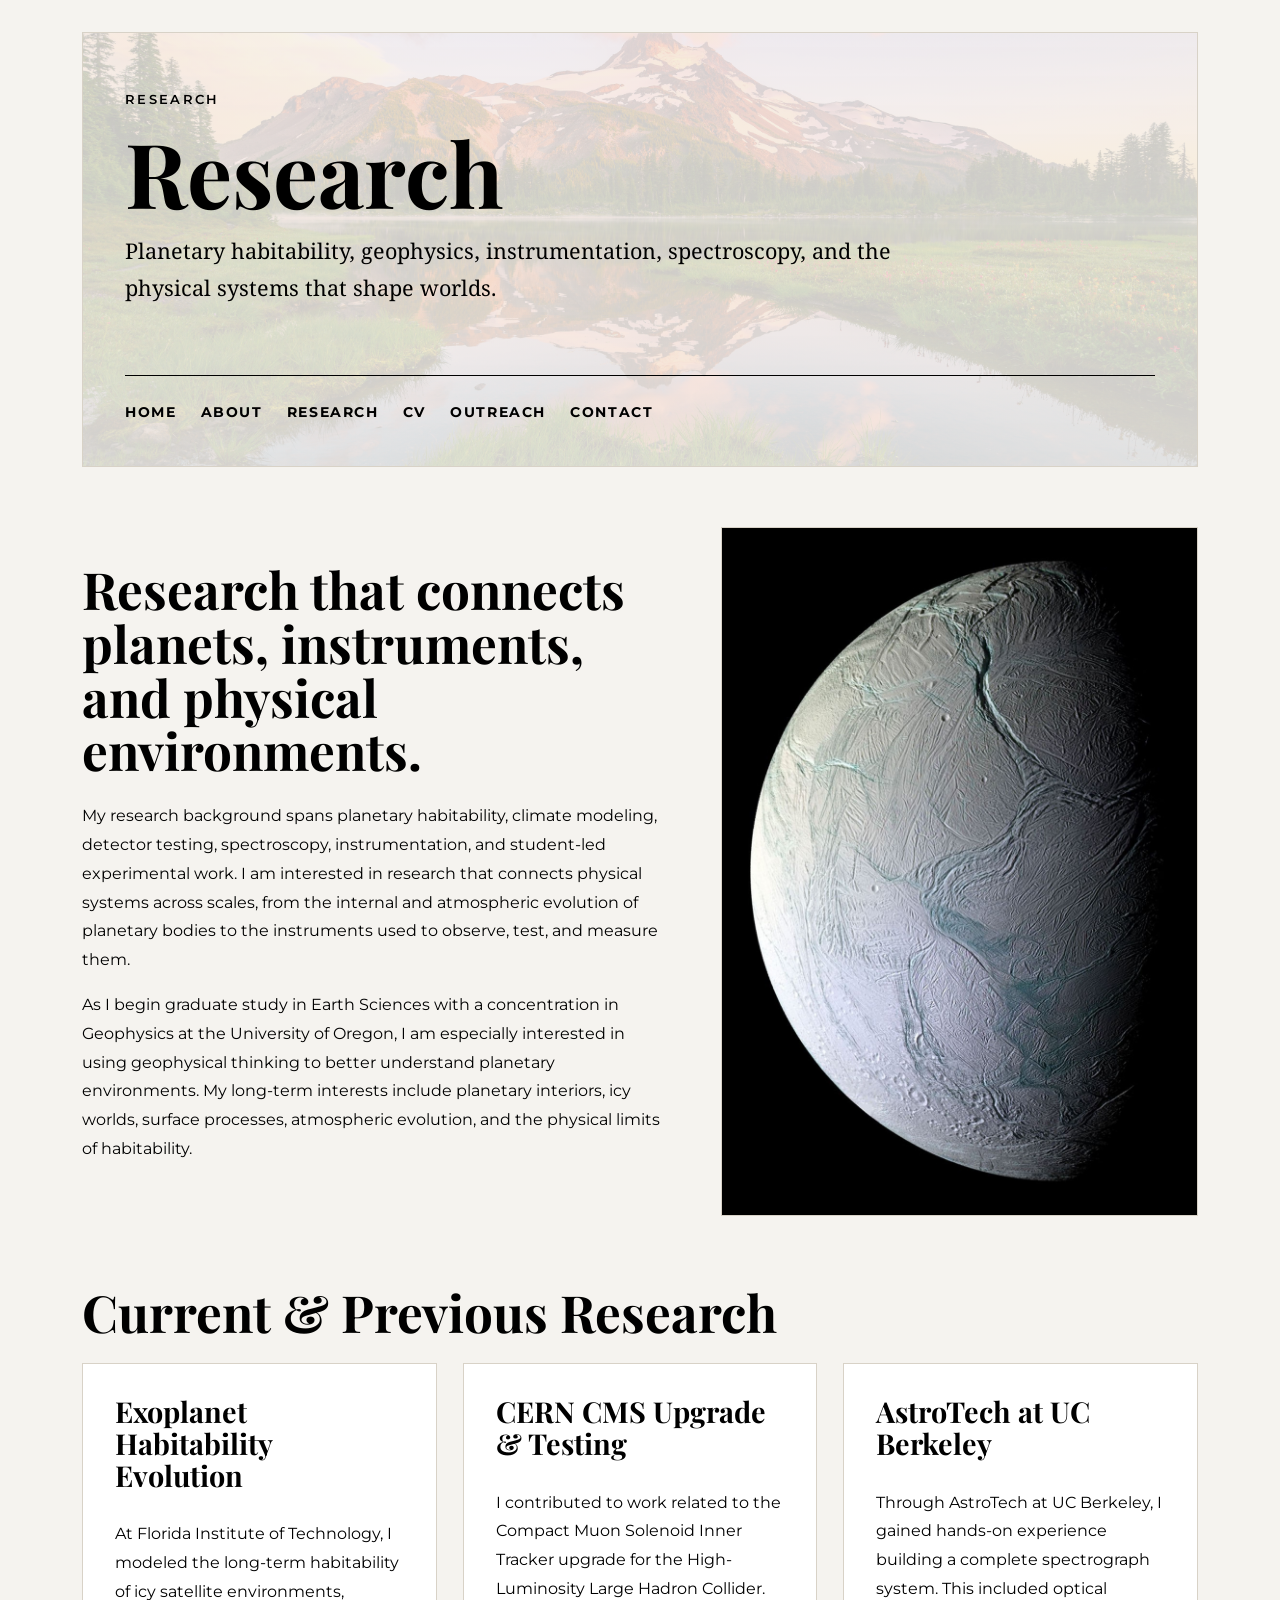
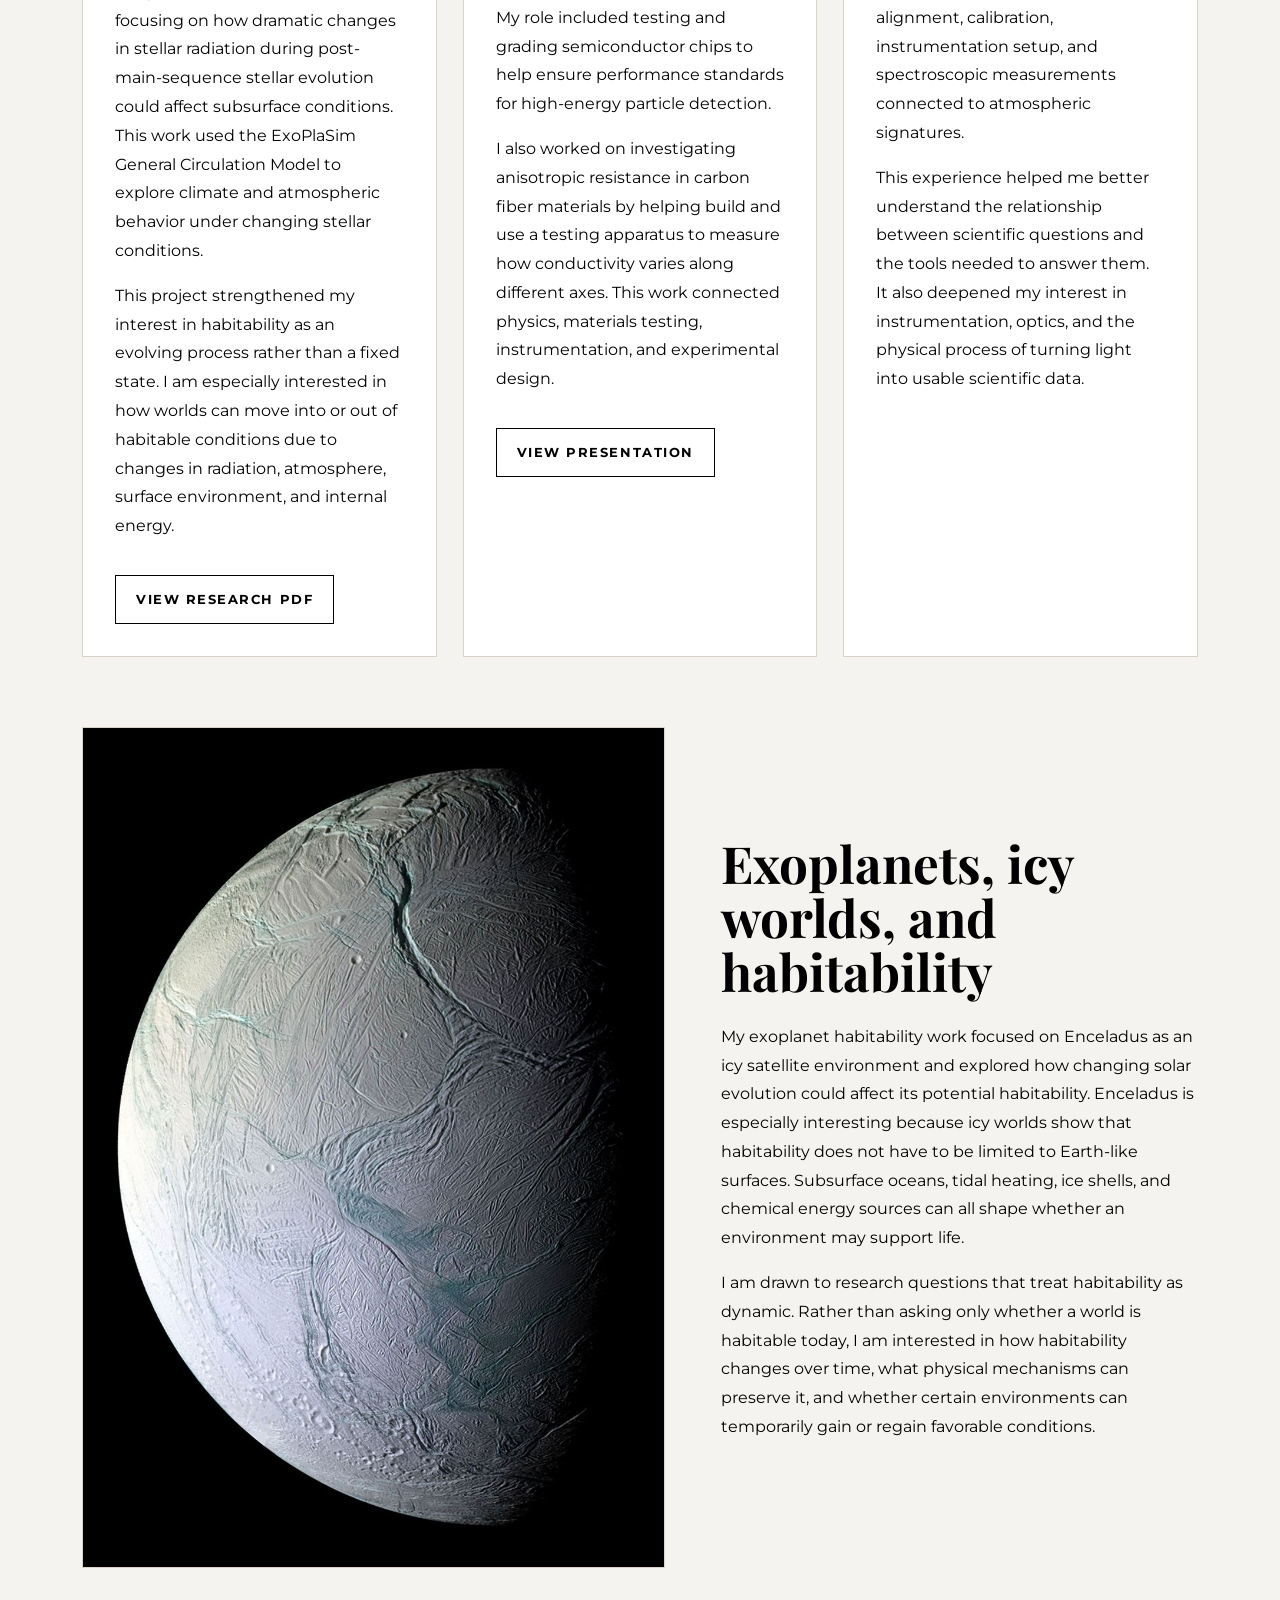
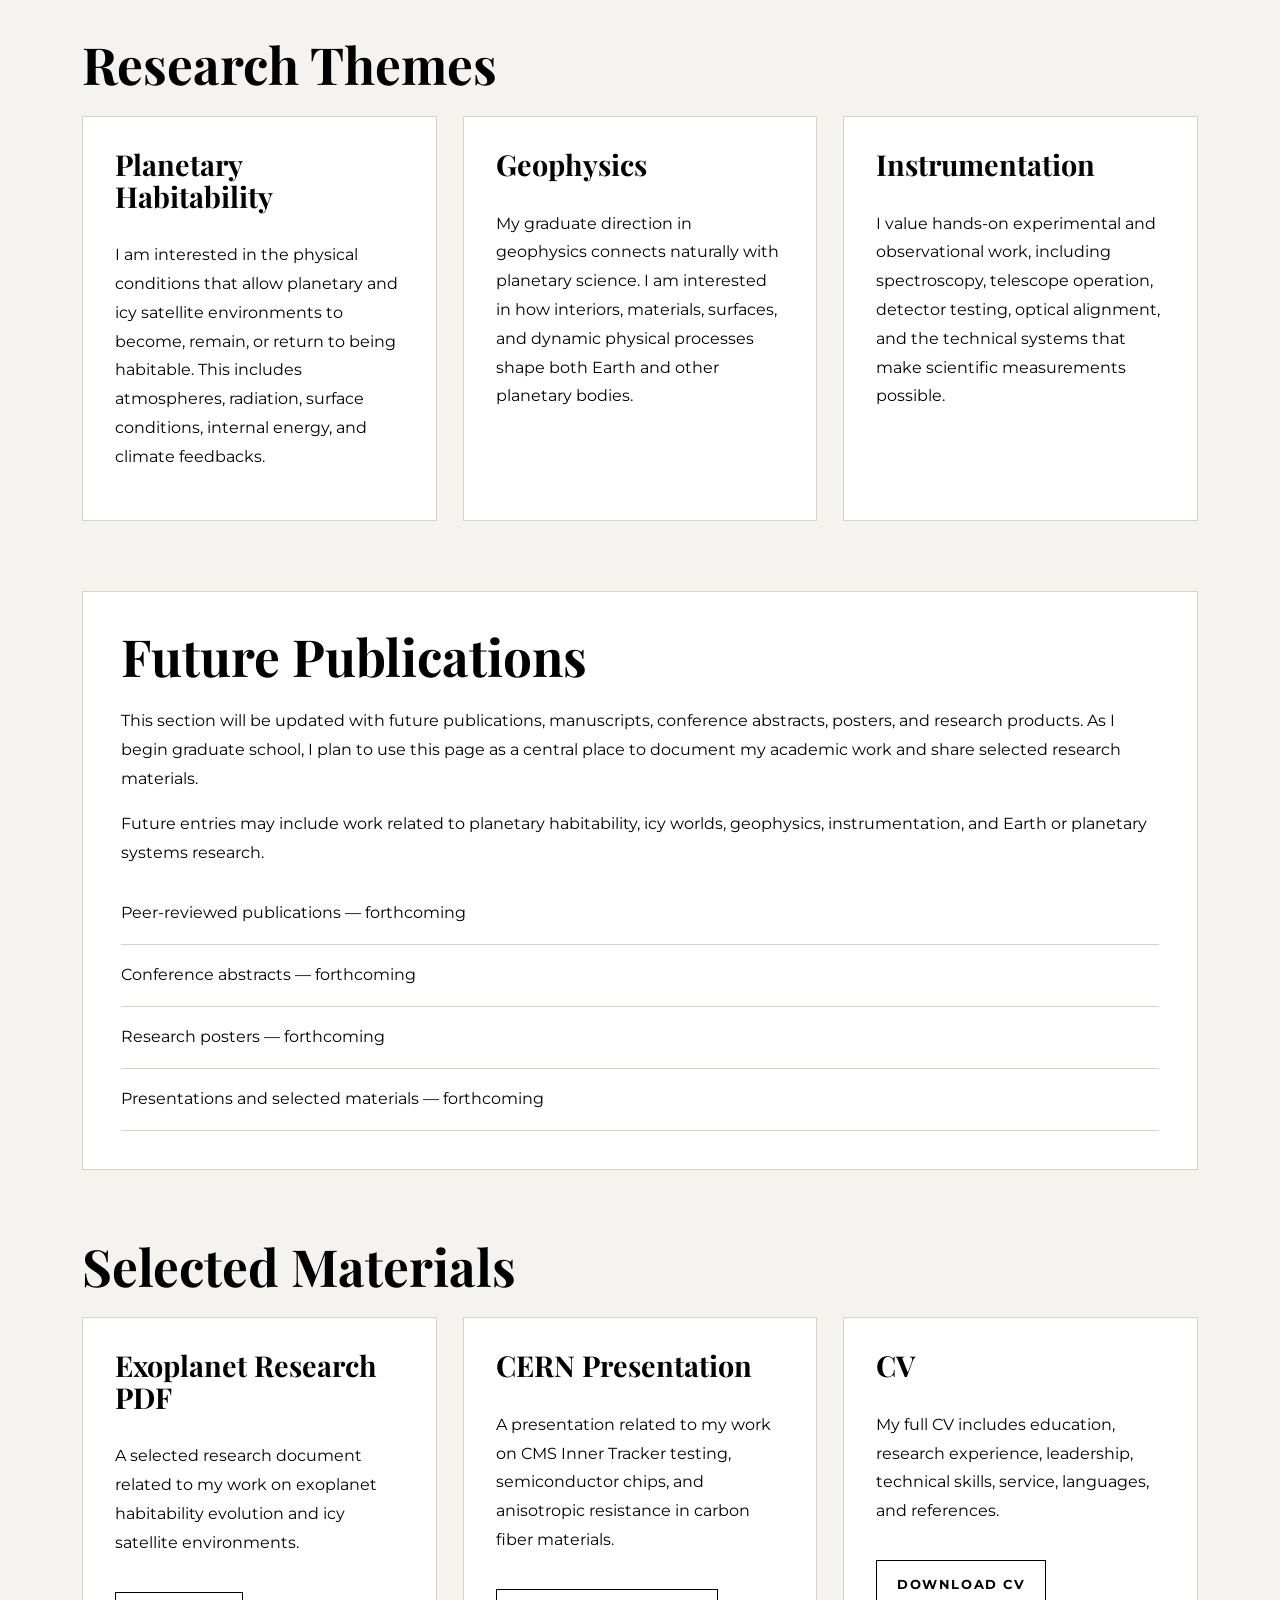
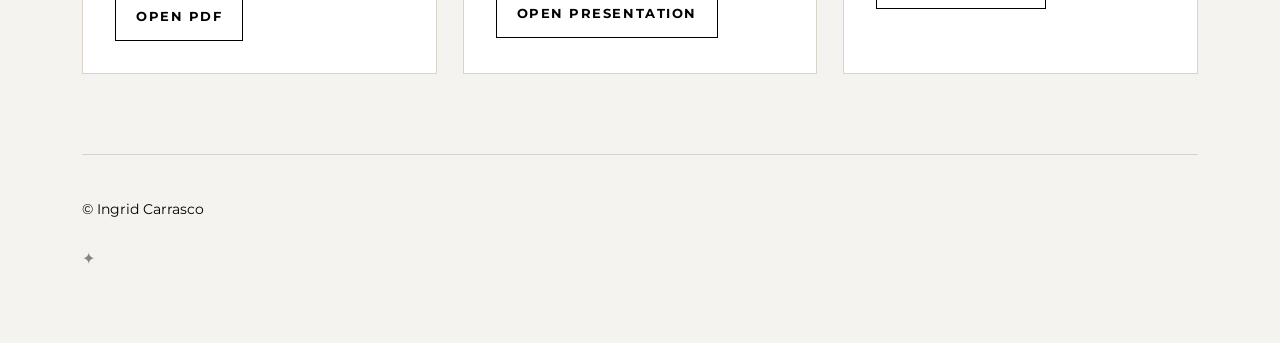
<file: research.html>
<!DOCTYPE html>
<html lang="en">
<head>
  <meta charset="UTF-8">
  <title>Research | Ingrid Carrasco</title>
  <link rel="stylesheet" href="style.css">
</head>

<body>

  <div class="page-wrapper">

    <header class="site-header header-research">
      <div>
        <p class="header-small">Research</p>
        <h1>Research</h1>
        <p class="subtitle">
          Planetary habitability, geophysics, instrumentation, spectroscopy, and the physical systems that shape worlds.
        </p>
      </div>

      <nav>
        <a href="index.html">Home</a>
        <a href="about.html">About</a>
        <a href="research.html">Research</a>
        <a href="cv.html">CV</a>
        <a href="outreach.html">Outreach</a>
        <a href="contact.html">Contact</a>
      </nav>
    </header>

    <main>

      <section class="two-column">
        <div>
          <h2 class="section-title">Research that connects planets, instruments, and physical environments.</h2>

          <p>
            My research background spans planetary habitability, climate modeling, detector testing,
            spectroscopy, instrumentation, and student-led experimental work. I am interested in
            research that connects physical systems across scales, from the internal and atmospheric
            evolution of planetary bodies to the instruments used to observe, test, and measure them.
          </p>

          <p>
            As I begin graduate study in Earth Sciences with a concentration in Geophysics at the
            University of Oregon, I am especially interested in using geophysical thinking to better
            understand planetary environments. My long-term interests include planetary interiors,
            icy worlds, surface processes, atmospheric evolution, and the physical limits of habitability.
          </p>
        </div>

        <img class="image-card" src="images/enceladus.jpg" alt="Enceladus, an icy moon of Saturn">
      </section>

      <section>
        <h2 class="section-title">Current & Previous Research</h2>

        <div class="card-grid">

          <div class="card">
            <h3>Exoplanet Habitability Evolution</h3>
            <p>
              At Florida Institute of Technology, I modeled the long-term habitability of icy satellite
              environments, focusing on how dramatic changes in stellar radiation during post-main-sequence
              stellar evolution could affect subsurface conditions. This work used the ExoPlaSim General
              Circulation Model to explore climate and atmospheric behavior under changing stellar conditions.
            </p>

            <p>
              This project strengthened my interest in habitability as an evolving process rather than a fixed
              state. I am especially interested in how worlds can move into or out of habitable conditions due
              to changes in radiation, atmosphere, surface environment, and internal energy.
            </p>

            <a class="button" href="Exoplanet_Research.pdf" target="_blank">View Research PDF</a>
          </div>

          <div class="card">
            <h3>CERN CMS Upgrade & Testing</h3>
            <p>
              I contributed to work related to the Compact Muon Solenoid Inner Tracker upgrade for the
              High-Luminosity Large Hadron Collider. My role included testing and grading semiconductor
              chips to help ensure performance standards for high-energy particle detection.
            </p>

            <p>
              I also worked on investigating anisotropic resistance in carbon fiber materials by helping build
              and use a testing apparatus to measure how conductivity varies along different axes. This work
              connected physics, materials testing, instrumentation, and experimental design.
            </p>

            <a class="button" href="CERN_Presentation.pdf" target="_blank">View Presentation</a>
          </div>

          <div class="card">
            <h3>AstroTech at UC Berkeley</h3>
            <p>
              Through AstroTech at UC Berkeley, I gained hands-on experience building a complete spectrograph
              system. This included optical alignment, calibration, instrumentation setup, and spectroscopic
              measurements connected to atmospheric signatures.
            </p>

            <p>
              This experience helped me better understand the relationship between scientific questions and the
              tools needed to answer them. It also deepened my interest in instrumentation, optics, and the
              physical process of turning light into usable scientific data.
            </p>
          </div>

        </div>
      </section>

      <section class="two-column">
        <img class="image-card" src="images/enceladus.jpg" alt="Enceladus research image">

        <div>
          <h2 class="section-title">Exoplanets, icy worlds, and habitability</h2>

          <p>
            My exoplanet habitability work focused on Enceladus as an icy satellite environment and explored
            how changing solar evolution could affect its potential habitability. Enceladus is especially
            interesting because icy worlds show that habitability does not have to be limited to Earth-like
            surfaces. Subsurface oceans, tidal heating, ice shells, and chemical energy sources can all shape
            whether an environment may support life.
          </p>

          <p>
            I am drawn to research questions that treat habitability as dynamic. Rather than asking only whether
            a world is habitable today, I am interested in how habitability changes over time, what physical
            mechanisms can preserve it, and whether certain environments can temporarily gain or regain favorable
            conditions.
          </p>
        </div>
      </section>

      <section>
        <h2 class="section-title">Research Themes</h2>

        <div class="card-grid">

          <div class="card">
            <h3>Planetary Habitability</h3>
            <p>
              I am interested in the physical conditions that allow planetary and icy satellite environments to
              become, remain, or return to being habitable. This includes atmospheres, radiation, surface
              conditions, internal energy, and climate feedbacks.
            </p>
          </div>

          <div class="card">
            <h3>Geophysics</h3>
            <p>
              My graduate direction in geophysics connects naturally with planetary science. I am interested in
              how interiors, materials, surfaces, and dynamic physical processes shape both Earth and other
              planetary bodies.
            </p>
          </div>

          <div class="card">
            <h3>Instrumentation</h3>
            <p>
              I value hands-on experimental and observational work, including spectroscopy, telescope operation,
              detector testing, optical alignment, and the technical systems that make scientific measurements
              possible.
            </p>
          </div>

        </div>
      </section>

      <section class="wide-card">
        <h2 class="section-title">Future Publications</h2>

        <p>
          This section will be updated with future publications, manuscripts, conference abstracts, posters,
          and research products. As I begin graduate school, I plan to use this page as a central place to
          document my academic work and share selected research materials.
        </p>

        <p>
          Future entries may include work related to planetary habitability, icy worlds, geophysics,
          instrumentation, and Earth or planetary systems research.
        </p>

        <ul class="feature-list">
          <li>Peer-reviewed publications — forthcoming</li>
          <li>Conference abstracts — forthcoming</li>
          <li>Research posters — forthcoming</li>
          <li>Presentations and selected materials — forthcoming</li>
        </ul>
      </section>

      <section>
        <h2 class="section-title">Selected Materials</h2>

        <div class="card-grid">

          <div class="card">
            <h3>Exoplanet Research PDF</h3>
            <p>
              A selected research document related to my work on exoplanet habitability evolution and icy
              satellite environments.
            </p>
            <a class="button" href="Exoplanet_Research.pdf" target="_blank">Open PDF</a>
          </div>

          <div class="card">
            <h3>CERN Presentation</h3>
            <p>
              A presentation related to my work on CMS Inner Tracker testing, semiconductor chips, and
              anisotropic resistance in carbon fiber materials.
            </p>
            <a class="button" href="CERN_Presentation.pdf" target="_blank">Open Presentation</a>
          </div>

          <div class="card">
            <h3>CV</h3>
            <p>
              My full CV includes education, research experience, leadership, technical skills, service,
              languages, and references.
            </p>
            <a class="button" href="CV_Ingrid_Carrasco.pdf" target="_blank">Download CV</a>
          </div>

        </div>
      </section>

    </main>

    <footer>
  <p>© Ingrid Carrasco</p>

  <button class="secret-star" onclick="revealSecretMessage()" aria-label="Reveal secret message">
    ✦
  </button>

  <p id="secret-message" class="secret-message">
    You found the tiny star. Who knows what else is out there???
  </p>
</footer>

<script>
  function revealSecretMessage() {
    const message = document.getElementById("secret-message");
    message.classList.toggle("show-secret");
  }
</script>

  </div>

</body>
</html>
</file>
<file: style.css>
@import url('https://fonts.googleapis.com/css2?family=Montserrat:wght@300;400;500;600;700&family=Playfair+Display:wght@500;600;700&family=Noto+Serif+Devanagari:wght@400;500;600&display=swap');

:root {
  --black: #000000;
  --white: #ffffff;
  --soft-gray: #f5f3ef;
  --line: #d8d2c7;
  --accent: #5f4b32;
}

* {
  box-sizing: border-box;
}

body {
  margin: 0;
  background: var(--soft-gray);
  color: var(--black);
  font-family: 'Montserrat', Arial, sans-serif;
  font-size: 16px;
  line-height: 1.8;
}

.page-wrapper {
  max-width: 1180px;
  margin: 0 auto;
  padding: 0 32px 70px;
}

.site-header {
  min-height: 420px;
  margin: 32px 0 60px;
  padding: 42px;
  border: 1px solid var(--line);
  background:
    linear-gradient(rgba(245, 243, 239, 0.80), rgba(245, 243, 239, 0.86)),
    url("images/observatory.jpg");
  background-size: cover;
  background-position: center;
  display: flex;
  flex-direction: column;
  justify-content: space-between;
}

.header-small {
  font-family: 'Montserrat', Arial, sans-serif;
  text-transform: uppercase;
  letter-spacing: 0.18em;
  font-size: 0.8rem;
  font-weight: 600;
  margin-bottom: 18px;
}

h1 {
  font-family: 'Playfair Display', Georgia, serif;
  font-size: clamp(3rem, 7vw, 6.8rem);
  line-height: 0.95;
  font-weight: 700;
  margin: 0;
  color: var(--black);
}

.subtitle {
  max-width: 780px;
  font-family: 'Noto Serif Devanagari', Georgia, serif;
  font-size: 1.35rem;
  line-height: 1.7;
  margin-top: 24px;
  color: var(--black);
}

nav {
  display: flex;
  flex-wrap: wrap;
  gap: 14px 24px;
  margin-top: 42px;
  padding-top: 24px;
  border-top: 1px solid var(--black);
}

nav a {
  color: var(--black);
  text-decoration: none;
  font-size: 0.85rem;
  text-transform: uppercase;
  letter-spacing: 0.12em;
  font-weight: 700;
}

nav a:hover {
  border-bottom: 1px solid var(--black);
}

main {
  display: grid;
  gap: 70px;
}

.section-title {
  font-family: 'Playfair Display', Georgia, serif;
  font-size: clamp(2.2rem, 4vw, 4rem);
  line-height: 1.05;
  margin: 0 0 24px;
}

.two-column {
  display: grid;
  grid-template-columns: 1.1fr 0.9fr;
  gap: 56px;
  align-items: center;
}

.card-grid {
  display: grid;
  grid-template-columns: repeat(3, 1fr);
  gap: 26px;
}

.card {
  background: var(--white);
  border: 1px solid var(--line);
  padding: 32px;
  min-height: 260px;
}

.card h2,
.card h3 {
  font-family: 'Playfair Display', Georgia, serif;
  font-size: 1.8rem;
  line-height: 1.1;
  margin-top: 0;
}

.image-card {
  width: 100%;
  min-height: 420px;
  object-fit: cover;
  border: 1px solid var(--line);
}

.full-width-image {
  width: 100%;
  height: 460px;
  object-fit: cover;
  border: 1px solid var(--line);
}

.feature-list {
  list-style: none;
  padding: 0;
  margin: 0;
}

.feature-list li {
  padding: 16px 0;
  border-bottom: 1px solid var(--line);
}

.button {
  display: inline-block;
  margin-top: 18px;
  padding: 12px 20px;
  border: 1px solid var(--black);
  color: var(--black);
  text-decoration: none;
  text-transform: uppercase;
  letter-spacing: 0.12em;
  font-size: 0.8rem;
  font-weight: 700;
}

.button:hover {
  background: var(--black);
  color: var(--white);
}

a {
  color: var(--black);
}

.hero-image {
  width: 100%;
  height: 520px;
  object-fit: cover;
  border: 1px solid var(--line);
}

.about-note {
  background: var(--white);
  border: 1px solid var(--line);
  padding: 34px;
}

.about-note h3 {
  font-family: 'Playfair Display', Georgia, serif;
  font-size: 2rem;
  margin-top: 0;
}

.about-note ul {
  padding-left: 20px;
  margin-bottom: 0;
}

.about-note li {
  margin-bottom: 12px;
}

.activity-grid {
  display: grid;
  grid-template-columns: repeat(4, 1fr);
  gap: 0;
  width: 100%;
  border: 1px solid var(--line);
}

.activity-grid img {
  width: 100%;
  height: 280px;
  object-fit: cover;
  display: block;
}

.photo-grid {
  display: grid;
  grid-template-columns: repeat(4, 1fr);
  gap: 18px;
}

.photo-tile {
  background: var(--white);
  border: 1px solid var(--line);
  overflow: hidden;
}

.photo-tile img {
  width: 100%;
  height: 240px;
  object-fit: cover;
  display: block;
}

.photo-tile p {
  margin: 0;
  padding: 14px 16px 18px;
  font-size: 0.9rem;
  line-height: 1.5;
}

.wide-card {
  background: var(--white);
  border: 1px solid var(--line);
  padding: 38px;
}

.split-gallery {
  display: grid;
  grid-template-columns: 1fr 1fr 1fr;
  gap: 18px;
}

.split-gallery img {
  width: 100%;
  height: 310px;
  object-fit: cover;
  border: 1px solid var(--line);
}

.contact-list {
  list-style: none;
  padding: 0;
  margin: 0;
}

.contact-list li {
  padding: 18px 0;
  border-bottom: 1px solid var(--line);
}

.header-home {
  background:
    linear-gradient(rgba(245, 243, 239, 0.80), rgba(245, 243, 239, 0.86)),
    url("images/mt-hood.jpg");
  background-size: cover;
  background-position: center;
}

.header-about {
  background:
    linear-gradient(rgba(245, 243, 239, 0.80), rgba(245, 243, 239, 0.86)),
    url("images/mt-hood.jpg");
  background-size: cover;
  background-position: center;
}

.header-research {
  background:
    linear-gradient(rgba(245, 243, 239, 0.80), rgba(245, 243, 239, 0.86)),
    url("images/mt-hood.jpg");
  background-size: cover;
  background-position: center;
}

.header-outreach {
  background:
    linear-gradient(rgba(245, 243, 239, 0.80), rgba(245, 243, 239, 0.86)),
    url("images/mt-hood.jpg");
  background-size: cover;
  background-position: center;
}

.header-contact {
  background:
    linear-gradient(rgba(245, 243, 239, 0.82), rgba(245, 243, 239, 0.88)),
    url("images/mt-hood.jpg");
  background-size: cover;
  background-position: center;
}

footer {
  margin-top: 80px;
  padding-top: 28px;
  border-top: 1px solid var(--line);
  font-size: 0.9rem;
}

@media (max-width: 850px) {
  .page-wrapper {
    padding: 0 20px 50px;
  }

  .site-header {
    padding: 28px;
    min-height: 360px;
  }

  .two-column,
  .card-grid,
  .photo-grid,
  .split-gallery {
    grid-template-columns: 1fr;
  }

  .image-card,
  .full-width-image {
    min-height: 300px;
    height: 320px;
  }

  .hero-image {
    height: 340px;
  }

  .activity-grid {
    grid-template-columns: repeat(2, 1fr);
  }

  .activity-grid img {
    height: 240px;
  }

  .photo-tile img,
  .split-gallery img {
    height: 300px;
  }
}

@media (max-width: 520px) {
  .activity-grid {
    grid-template-columns: 1fr;
  }

  .activity-grid img {
    height: 280px;
  }
}
.image-contain-card {
  width: 100%;
  min-height: 420px;
  height: 480px;
  object-fit: contain;
  background: var(--white);
  border: 1px solid var(--line);
  padding: 18px;
}

@media (max-width: 850px) {
  .image-contain-card {
    height: 360px;
    min-height: 300px;
  }
}
.secret-star {
  margin-top: 12px;
  border: none;
  background: none;
  color: var(--black);
  font-size: 1rem;
  cursor: pointer;
  padding: 0;
  opacity: 0.45;
  transition: opacity 0.3s ease, transform 0.3s ease;
}

.secret-star:hover {
  opacity: 1;
  transform: rotate(20deg) scale(1.15);
}

.secret-message {
  max-height: 0;
  overflow: hidden;
  opacity: 0;
  margin: 0;
  font-family: 'Noto Serif Devanagari', Georgia, serif;
  font-size: 0.95rem;
  transition: max-height 0.4s ease, opacity 0.4s ease, margin-top 0.4s ease;
}

.secret-message.show-secret {
  max-height: 80px;
  opacity: 1;
  margin-top: 10px;
}
</file>
